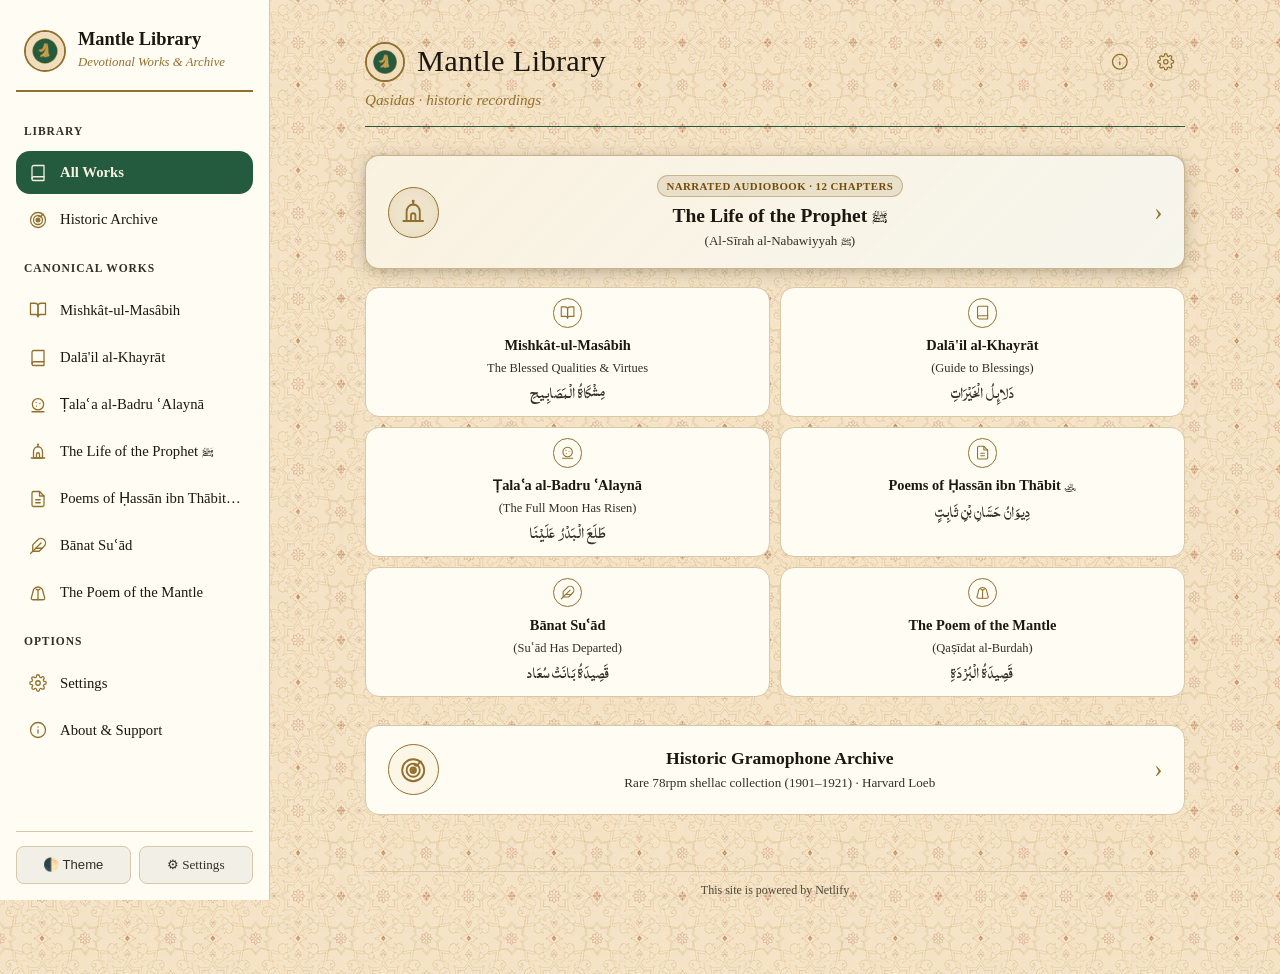
<file: index.html>
<!DOCTYPE html>
<html lang="en">
<head>
  <meta charset="utf-8">
  <meta name="viewport" content="width=device-width, initial-scale=1.0, viewport-fit=cover">
  <title>Mantle Library</title>
  <meta name="description" content="A free, ad-free, offline-first library of classical Islamic devotional qasidas with historic public-domain audio.">
  <meta name="theme-color" content="#101613">
  <link rel="canonical" href="https://mantlelibrary.app/">
  <meta property="og:title" content="Mantle Library">
  <meta property="og:description" content="A free, ad-free, offline-first library of classical Islamic devotional qasidas with historic public-domain audio.">
  <meta property="og:url" content="https://mantlelibrary.app/">
  <meta property="og:type" content="website">
  <meta property="og:image" content="https://mantlelibrary.app/icons/icon-512.png">
  <meta name="twitter:card" content="summary">
  <meta name="twitter:title" content="Mantle Library">
  <meta name="twitter:description" content="A free, ad-free, offline-first library of classical Islamic devotional qasidas with historic public-domain audio.">
  <meta name="twitter:image" content="https://mantlelibrary.app/icons/icon-512.png">
  <link rel="manifest" href="manifest.webmanifest">
  <link rel="icon" href="icons/favicon.ico" sizes="16x16 32x32 48x48">
  <link rel="icon" href="icons/favicon-64.png" type="image/png" sizes="64x64">
  <link rel="apple-touch-icon" href="icons/icon-192.png">
  <link rel="preload" href="fonts/honorifics.ttf" as="font" type="font/truetype" crossorigin>
  <link rel="stylesheet" href="css/styles.css">
</head>
<body>
  <a class="skip-link" href="#main">Skip to content</a>

  <div class="layout-container">
    <aside id="desktop-sidebar" class="desktop-sidebar" aria-label="Desktop navigation"></aside>
    <div class="main-content">
      <main id="main" tabindex="-1">
        <div id="app" class="view" aria-live="polite">
          <noscript>
            <p class="notice">Mantle Library requires JavaScript to render its views.
            All content is bundled locally and works fully offline once loaded.</p>
          </noscript>
          <p class="loading" id="initial-loading">Loading the library&hellip;</p>
        </div>
      </main>

      <footer class="site-footer">
        <a href="https://www.netlify.com" target="_blank" rel="noopener">This site is powered by Netlify</a>
      </footer>
    </div>
  </div>

  <div id="ios-banner" hidden>
    <span>Add to Home Screen for the full app experience &mdash; tap Share, then &lsquo;Add to Home Screen&rsquo;.</span>
    <button id="ios-banner-close" aria-label="Dismiss">&times;</button>
  </div>

  <script src="js/settings.js"></script>
  <script src="js/app.js"></script>
</body>
</html>
</file>
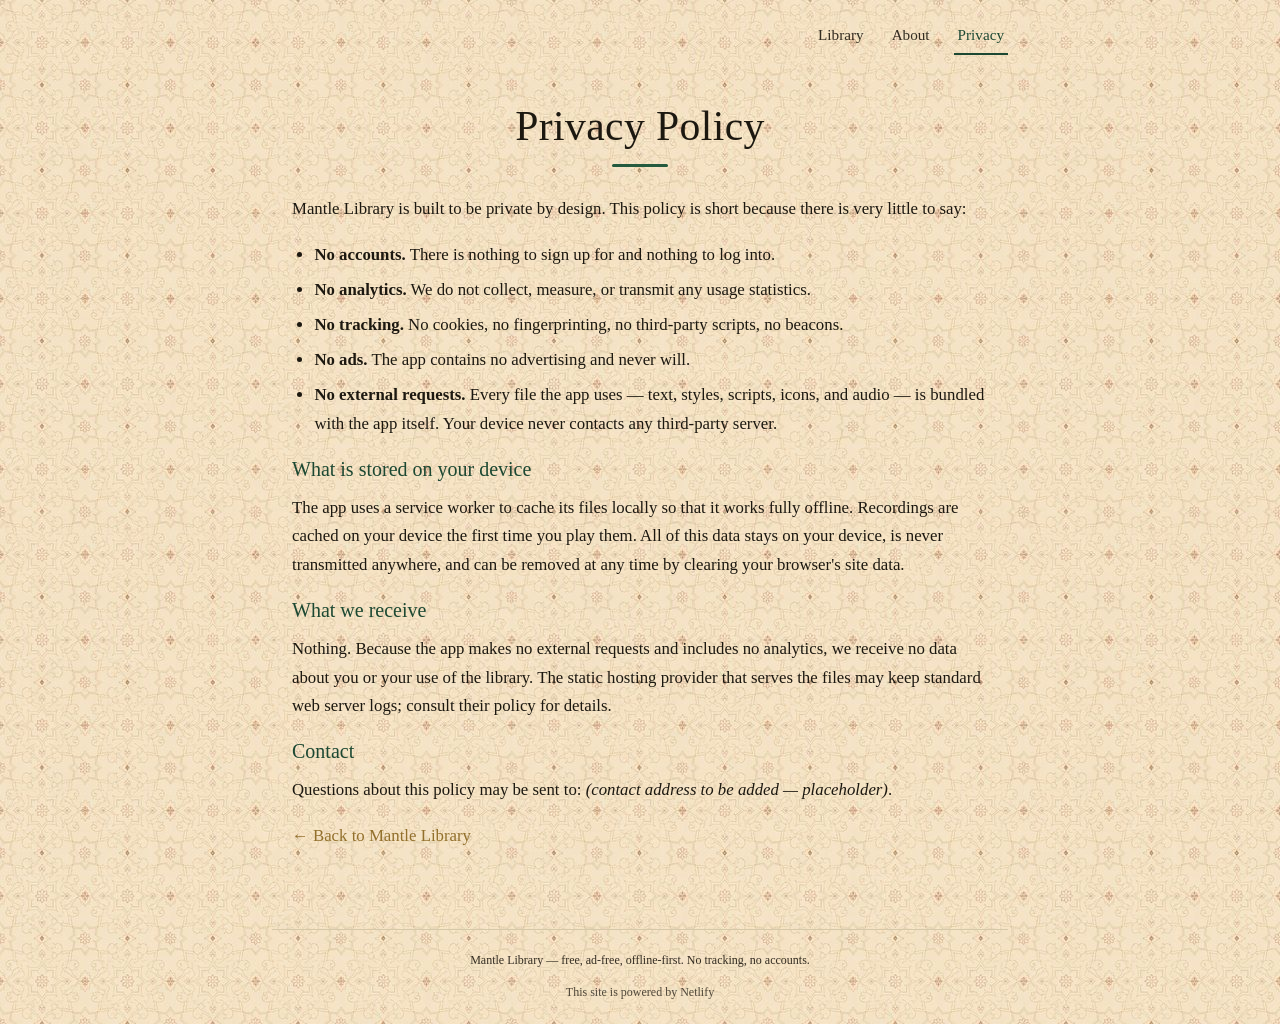
<file: privacy.html>
<!DOCTYPE html>
<html lang="en">
<head>
  <meta charset="utf-8">
  <meta name="viewport" content="width=device-width, initial-scale=1">
  <title>Privacy Policy — Mantle Library</title>
  <meta name="description" content="Privacy policy for Mantle Library: no accounts, no analytics, no tracking, no ads.">
  <meta name="theme-color" content="#101613">
  <link rel="canonical" href="https://mantlelibrary.app/privacy.html">
  <link rel="manifest" href="manifest.webmanifest">
  <link rel="icon" href="icons/favicon.ico" sizes="16x16 32x32 48x48">
  <link rel="icon" href="icons/favicon-64.png" type="image/png" sizes="64x64">
  <link rel="stylesheet" href="css/styles.css">
</head>
<body>
  <a class="skip-link" href="#main">Skip to content</a>

  <header class="site-header">
    <nav class="site-nav" aria-label="Primary">
      <a href="index.html#/" class="nav-link">Library</a>
      <a href="support.html" class="nav-link">About</a>
      <a href="privacy.html" class="nav-link" aria-current="page">Privacy</a>
    </nav>
  </header>

  <main id="main" tabindex="-1">
    <h1 class="page-title">Privacy Policy</h1>

    <div class="prose">
      <p>Mantle Library is built to be private by design. This policy is short because there is very little to say:</p>

      <ul>
        <li><strong>No accounts.</strong> There is nothing to sign up for and nothing to log into.</li>
        <li><strong>No analytics.</strong> We do not collect, measure, or transmit any usage statistics.</li>
        <li><strong>No tracking.</strong> No cookies, no fingerprinting, no third-party scripts, no beacons.</li>
        <li><strong>No ads.</strong> The app contains no advertising and never will.</li>
        <li><strong>No external requests.</strong> Every file the app uses — text, styles, scripts, icons, and audio — is bundled with the app itself. Your device never contacts any third-party server.</li>
      </ul>

      <h2 class="section-heading">What is stored on your device</h2>
      <p>The app uses a service worker to cache its files locally so that it works fully offline. Recordings are cached on your device the first time you play them. All of this data stays on your device, is never transmitted anywhere, and can be removed at any time by clearing your browser's site data.</p>

      <h2 class="section-heading">What we receive</h2>
      <p>Nothing. Because the app makes no external requests and includes no analytics, we receive no data about you or your use of the library. The static hosting provider that serves the files may keep standard web server logs; consult their policy for details.</p>

      <h2 class="section-heading">Contact</h2>
      <p>Questions about this policy may be sent to: <em>(contact address to be added — placeholder)</em>.</p>

      <p><a href="index.html#/">← Back to Mantle Library</a></p>
    </div>
  </main>

  <footer class="site-footer">
    <p>Mantle Library &mdash; free, ad-free, offline-first. No tracking, no accounts.</p>
    <p class="footer-netlify"><a href="https://www.netlify.com" rel="noopener">This site is powered by Netlify</a></p>
  </footer>

  <script src="js/settings.js"></script>
</body>
</html>
</file>
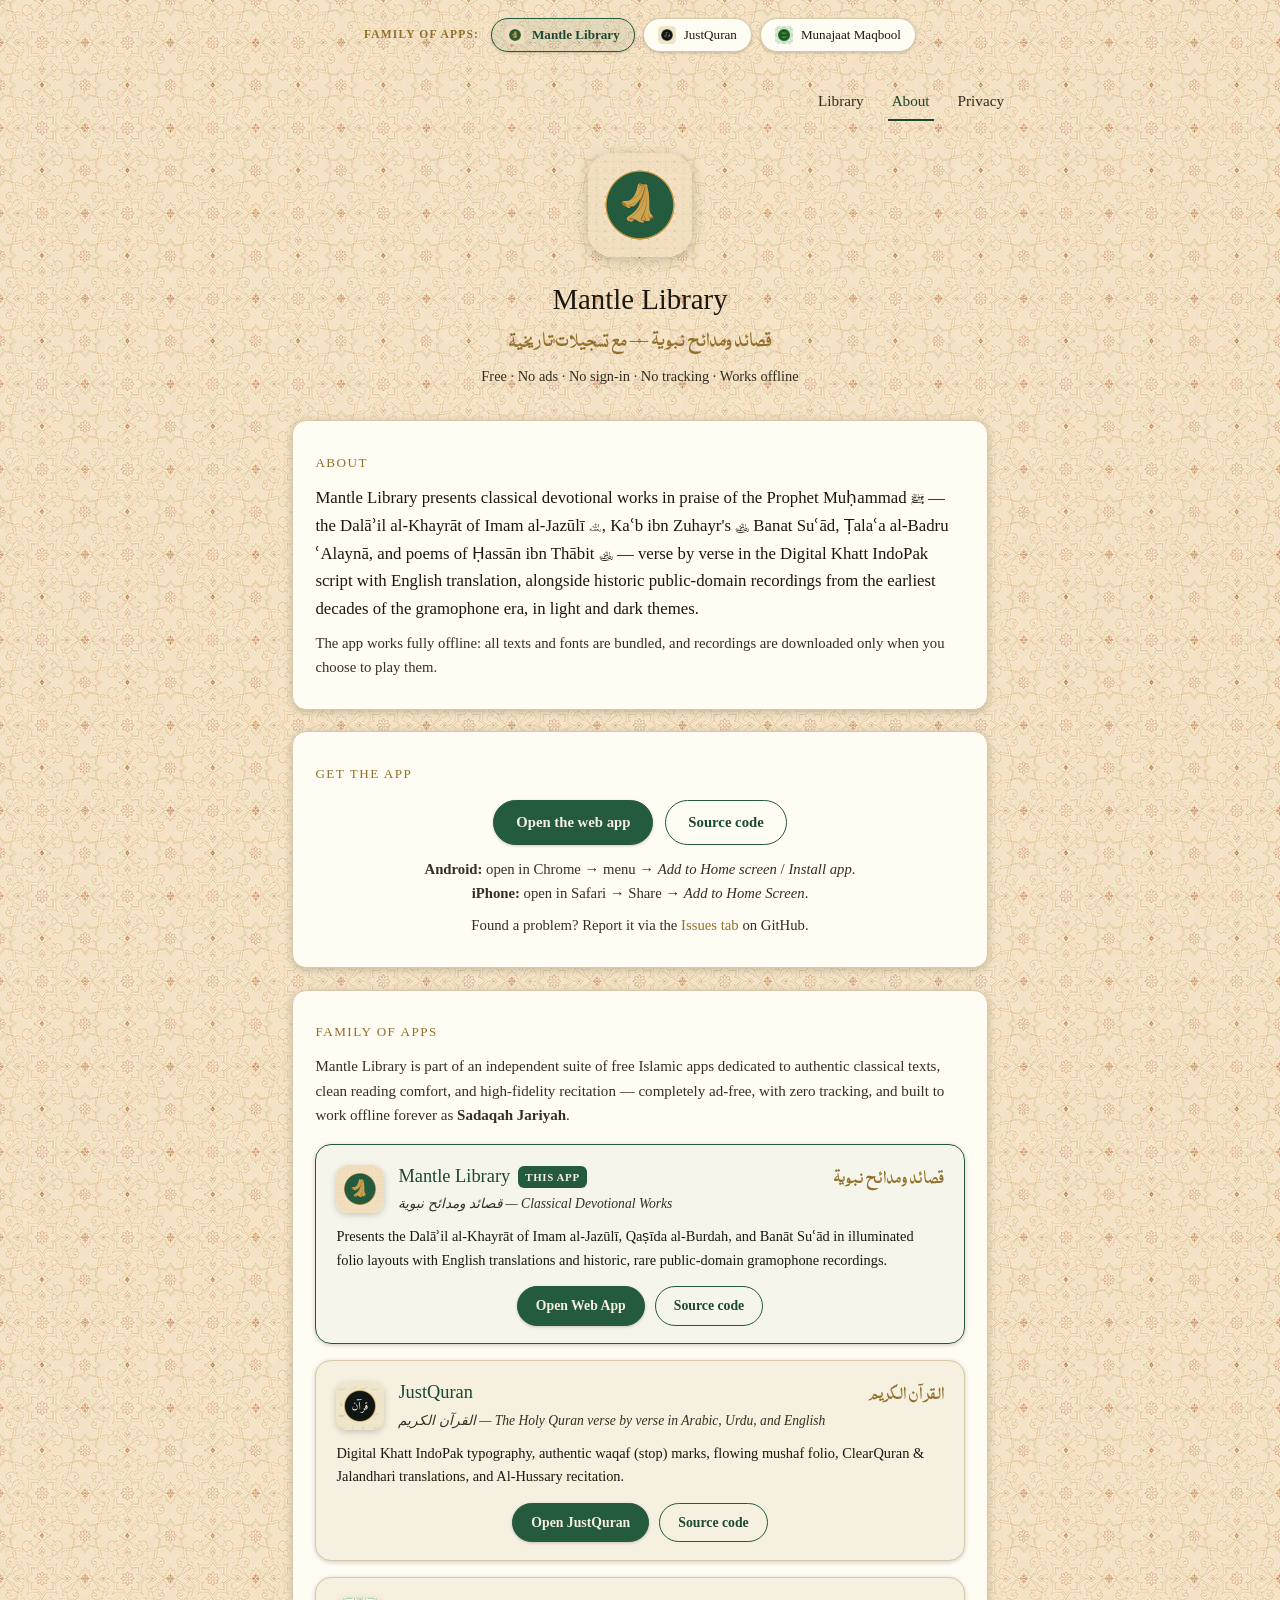
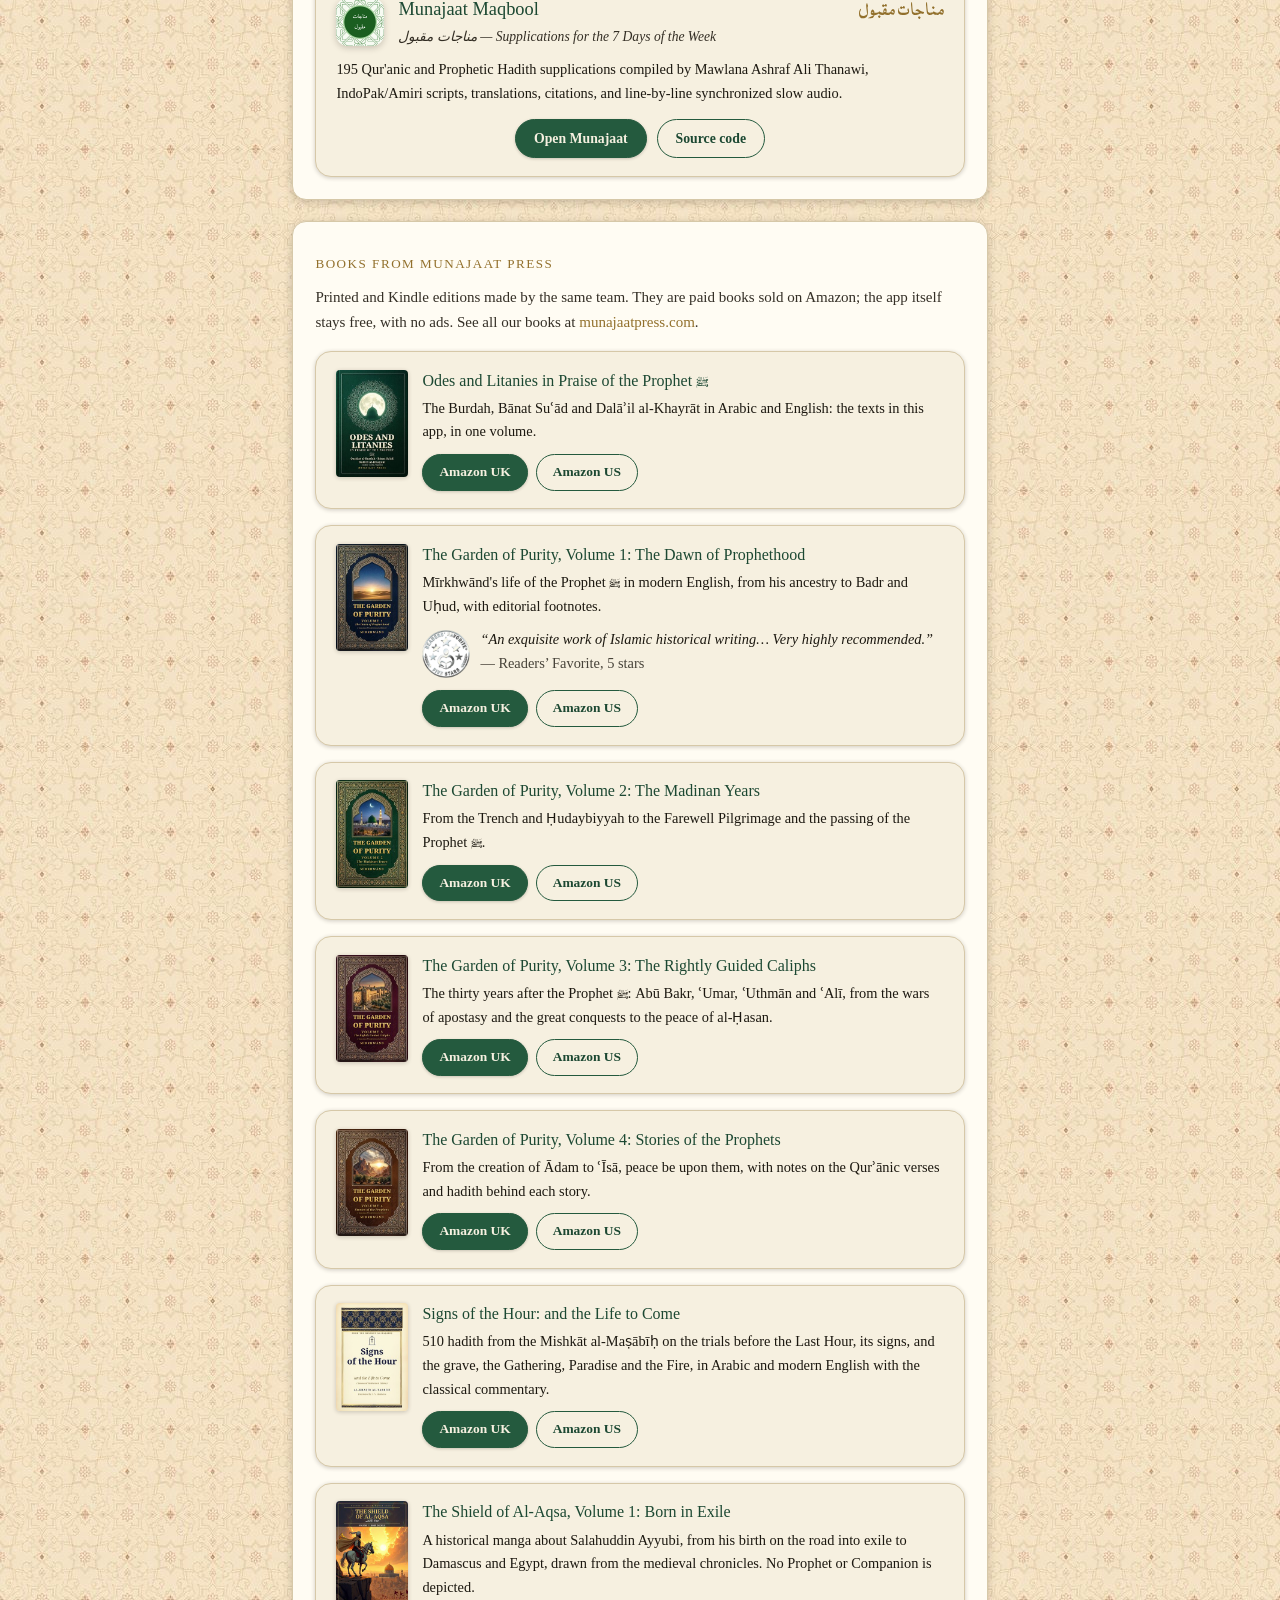
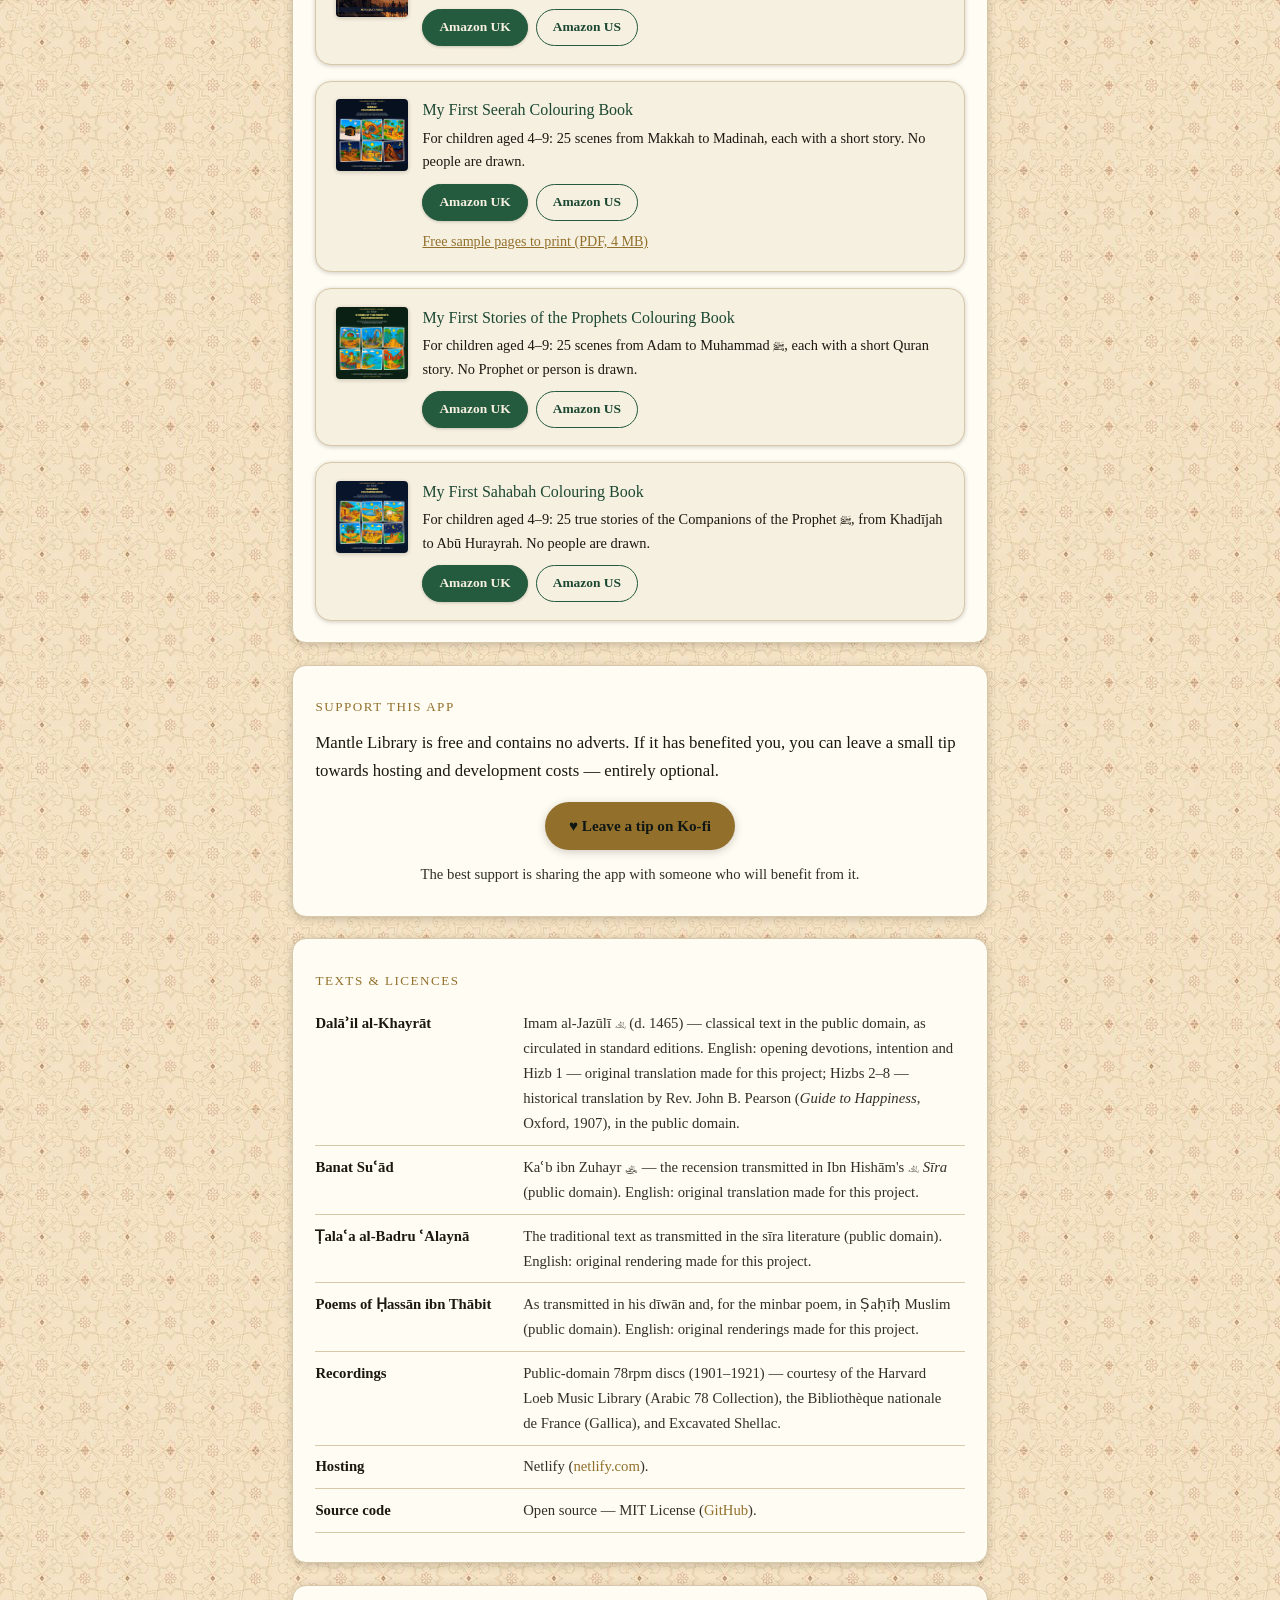
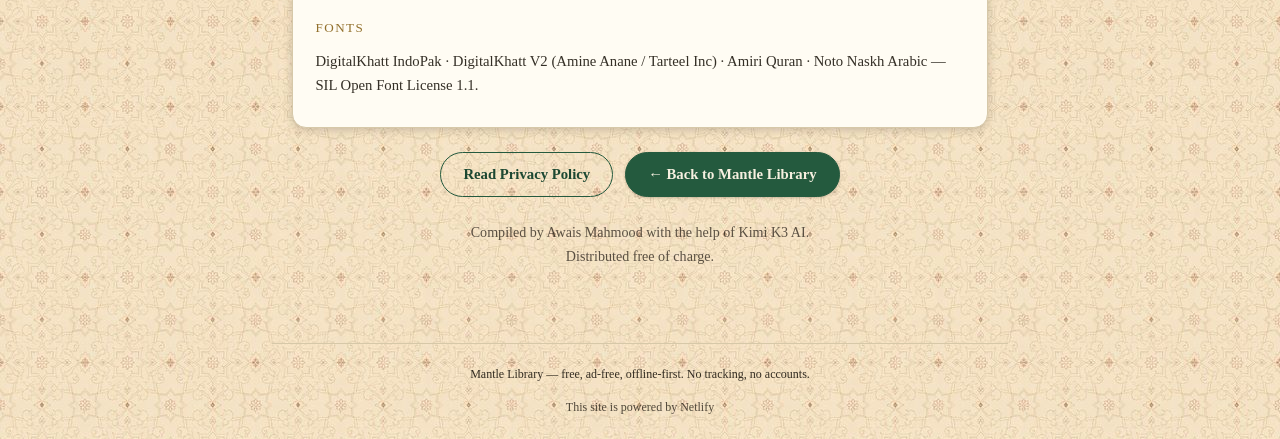
<file: support.html>
<!DOCTYPE html>
<html lang="en">
<head>
  <meta charset="utf-8">
  <meta name="viewport" content="width=device-width, initial-scale=1, viewport-fit=cover">
  <title>About &amp; Support — Mantle Library</title>
  <meta name="description" content="About Mantle Library: free, ad-free, offline-first qasidas with historic recordings — sources, licences, family of apps, and ways to support.">
  <meta name="theme-color" content="#101613">
  <link rel="canonical" href="https://mantlelibrary.app/support.html">
  <link rel="manifest" href="manifest.webmanifest">
  <link rel="icon" href="icons/favicon.ico" sizes="16x16 32x32 48x48">
  <link rel="icon" href="icons/favicon-64.png" type="image/png" sizes="64x64">
  <link rel="apple-touch-icon" href="icons/icon-192.png">
  <link rel="stylesheet" href="css/styles.css">
</head>
<body>
  <a class="skip-link" href="#main">Skip to content</a>

  <!-- Top Ecosystem Switcher Bar -->
  <nav class="family-bar" aria-label="Family of Apps">
    <span class="family-bar-label">Family of Apps:</span>
    <div class="family-pills">
      <a class="family-pill active" href="./index.html#/" title="Mantle Library (Current App)">
        <img src="icons/icon-192.png?v=89" alt="Mantle Library icon" class="family-pill-icon">
        <span>Mantle Library</span>
      </a>
      <a class="family-pill" href="https://justquran.app" target="_blank" rel="noopener noreferrer" title="JustQuran — Holy Quran Reader">
        <img src="icons/justquran-icon.png?v=89" alt="JustQuran icon" class="family-pill-icon">
        <span>JustQuran</span>
      </a>
      <a class="family-pill" href="https://munajaat.app" target="_blank" rel="noopener noreferrer" title="Munajaat Maqbool — Daily Supplications">
        <img src="icons/munajaat-icon.png?v=89" alt="Munajaat Maqbool icon" class="family-pill-icon">
        <span>Munajaat Maqbool</span>
      </a>
    </div>
  </nav>

  <header class="site-header">
    <nav class="site-nav" aria-label="Primary">
      <a href="index.html#/" class="nav-link">Library</a>
      <a href="support.html" class="nav-link" aria-current="page">About</a>
      <a href="privacy.html" class="nav-link">Privacy</a>
    </nav>
  </header>

  <main id="main" tabindex="-1">

    <section class="support-hero">
      <img class="support-hero-icon" src="icons/icon-192.png?v=89" width="104" height="104"
           alt="Mantle Library logo — a golden mantle in an emerald medallion on an illuminated arabesque tile">
      <h1 class="support-hero-title">Mantle Library</h1>
      <p class="support-hero-tag" lang="ar" dir="rtl">قصائد ومدائح نبوية — مع تسجيلات تاريخية</p>
      <p class="support-badges">Free · No ads · No sign-in · No tracking · Works offline</p>
    </section>

    <div class="support-wrap">
      <!-- About Card -->
      <div class="card">
        <h2>About</h2>
        <p>Mantle Library presents classical devotional works in praise of the Prophet Muḥammad ﷺ — the Dalāʾil al-Khayrāt of Imam al-Jazūlī ﵀, Kaʿb ibn Zuhayr's ﵁ Banat Suʿād, Ṭalaʿa al-Badru ʿAlaynā, and poems of Ḥassān ibn Thābit ﵁ — verse by verse in the Digital Khatt IndoPak script with English translation, alongside historic public-domain recordings from the earliest decades of the gramophone era, in light and dark themes.</p>
        <p class="dim">The app works fully offline: all texts and fonts are bundled, and recordings are downloaded only when you choose to play them.</p>
      </div>

      <!-- Get the App Card -->
      <div class="card">
        <h2>Get the app</h2>
        <div class="btn-row">
          <a class="btn" href="./index.html#/">Open the web app</a>
          <a class="btn ghost" href="https://github.com/awaism257/the-mantle-library" target="_blank" rel="noopener noreferrer">Source code</a>
        </div>
        <p class="dim" style="text-align: center; margin-top: 12px;">
          <strong>Android:</strong> open in Chrome → menu → <em>Add to Home screen</em> / <em>Install app</em>.<br>
          <strong>iPhone:</strong> open in Safari → Share → <em>Add to Home Screen</em>.
        </p>
        <p class="dim" style="text-align: center; margin-top: 6px;">
          Found a problem? Report it via the <a href="https://github.com/awaism257/the-mantle-library/issues" rel="noopener" target="_blank">Issues tab</a> on GitHub.
        </p>
      </div>

      <!-- Family of Apps Card -->
      <div class="card">
        <h2>Family of Apps</h2>
        <p class="family-intro">
          Mantle Library is part of an independent suite of free Islamic apps dedicated to authentic classical texts, clean reading comfort, and high-fidelity recitation — completely ad-free, with zero tracking, and built to work offline forever as <strong>Sadaqah Jariyah</strong>.
        </p>

        <!-- Mantle Library Card (THIS APP) -->
        <div class="app-item active-app">
          <div class="app-item-head">
            <img class="app-item-icon" src="icons/icon-192.png?v=89" alt="Mantle Library icon">
            <div class="app-item-info">
              <div class="app-item-title-row">
                <h3 class="app-item-name">Mantle Library</h3>
                <span class="app-badge-current">This App</span>
                <span class="app-item-arabic" lang="ar" dir="rtl">قصائد ومدائح نبوية</span>
              </div>
              <p class="app-item-subtitle">قصائد ومدائح نبوية — Classical Devotional Works</p>
            </div>
          </div>
          <p class="app-item-desc">
            Presents the Dalāʾil al-Khayrāt of Imam al-Jazūlī, Qaṣīda al-Burdah, and Banāt Suʿād in illuminated folio layouts with English translations and historic, rare public-domain gramophone recordings.
          </p>
          <div class="app-item-actions">
            <a class="btn" href="./index.html#/">Open Web App</a>
            <a class="btn ghost" href="https://github.com/awaism257/the-mantle-library" target="_blank" rel="noopener noreferrer">Source code</a>
          </div>
        </div>

        <!-- JustQuran Card -->
        <div class="app-item">
          <div class="app-item-head">
            <img class="app-item-icon" src="icons/justquran-icon.png?v=89" alt="JustQuran icon">
            <div class="app-item-info">
              <div class="app-item-title-row">
                <h3 class="app-item-name">JustQuran</h3>
                <span class="app-item-arabic" lang="ar" dir="rtl">القرآن الكريم</span>
              </div>
              <p class="app-item-subtitle">القرآن الكريم — The Holy Quran verse by verse in Arabic, Urdu, and English</p>
            </div>
          </div>
          <p class="app-item-desc">
            Digital Khatt IndoPak typography, authentic waqaf (stop) marks, flowing mushaf folio, ClearQuran &amp; Jalandhari translations, and Al-Hussary recitation.
          </p>
          <div class="app-item-actions">
            <a class="btn" href="https://justquran.app" target="_blank" rel="noopener noreferrer">Open JustQuran</a>
            <a class="btn ghost" href="https://github.com/awaism257/justquran" target="_blank" rel="noopener noreferrer">Source code</a>
          </div>
        </div>

        <!-- Munajaat Maqbool Card -->
        <div class="app-item">
          <div class="app-item-head">
            <img class="app-item-icon" src="icons/munajaat-icon.png?v=89" alt="Munajaat Maqbool icon">
            <div class="app-item-info">
              <div class="app-item-title-row">
                <h3 class="app-item-name">Munajaat Maqbool</h3>
                <span class="app-item-arabic" lang="ar" dir="rtl">مناجات مقبول</span>
              </div>
              <p class="app-item-subtitle">مناجات مقبول — Supplications for the 7 Days of the Week</p>
            </div>
          </div>
          <p class="app-item-desc">
            195 Qur'anic and Prophetic Hadith supplications compiled by Mawlana Ashraf Ali Thanawi, IndoPak/Amiri scripts, translations, citations, and line-by-line synchronized slow audio.
          </p>
          <div class="app-item-actions">
            <a class="btn" href="https://munajaat.app" target="_blank" rel="noopener noreferrer">Open Munajaat</a>
            <a class="btn ghost" href="https://github.com/awaism257/munajaat-maqbool" target="_blank" rel="noopener noreferrer">Source code</a>
          </div>
        </div>
      </div>

      <!-- Books Card (website only: removed inside the Android app, where
           Google Play could treat it as advertising) -->
      <div class="card" id="books-card">
        <h2>Books from Munajaat Press</h2>
        <p class="family-intro">
          Printed and Kindle editions made by the same team. They are paid books sold on Amazon; the app itself stays free, with no ads. See all our books at <a href="https://munajaatpress.com" target="_blank" rel="noopener">munajaatpress.com</a>.
        </p>

        <div class="app-item book-item">
          <img class="book-item-cover" src="icons/books/book-odes.jpg" width="72" height="107" loading="lazy" alt="Cover of Odes and Litanies">
          <div class="book-item-info">
            <h3 class="app-item-name">Odes and Litanies in Praise of the Prophet ﷺ</h3>
            <p class="app-item-desc">The Burdah, Bānat Suʿād and Dalāʾil al-Khayrāt in Arabic and English: the texts in this app, in one volume.</p>
            <div class="book-item-links">
              <a class="btn" href="https://www.amazon.co.uk/dp/B0HMLDCM2N" target="_blank" rel="noopener noreferrer">Amazon UK</a>
              <a class="btn ghost" href="https://www.amazon.com/dp/B0HMLDCM2N" target="_blank" rel="noopener noreferrer">Amazon US</a>
            </div>
          </div>
        </div>

        <div class="app-item book-item">
          <img class="book-item-cover" src="icons/books/book-garden-vol1.jpg" width="72" height="107" loading="lazy" alt="Cover of The Garden of Purity, Volume 1">
          <div class="book-item-info">
            <h3 class="app-item-name">The Garden of Purity, Volume 1: The Dawn of Prophethood</h3>
            <p class="app-item-desc">Mīrkhwānd's life of the Prophet ﷺ in modern English, from his ancestry to Badr and Uḥud, with editorial footnotes.</p>
            <div class="book-item-review">
              <img src="icons/books/rf-5-star-seal.png" width="48" height="48" loading="lazy" alt="Readers’ Favorite five-star seal">
              <p>“An exquisite work of Islamic historical writing… Very highly recommended.” <span>— Readers’ Favorite, 5 stars</span></p>
            </div>
            <div class="book-item-links">
              <a class="btn" href="https://www.amazon.co.uk/dp/B0HMLBZP9S" target="_blank" rel="noopener noreferrer">Amazon UK</a>
              <a class="btn ghost" href="https://www.amazon.com/dp/B0HMLBZP9S" target="_blank" rel="noopener noreferrer">Amazon US</a>
            </div>
          </div>
        </div>

        <div class="app-item book-item">
          <img class="book-item-cover" src="icons/books/book-garden-vol2.jpg" width="72" height="107" loading="lazy" alt="Cover of The Garden of Purity, Volume 2">
          <div class="book-item-info">
            <h3 class="app-item-name">The Garden of Purity, Volume 2: The Madinan Years</h3>
            <p class="app-item-desc">From the Trench and Ḥudaybiyyah to the Farewell Pilgrimage and the passing of the Prophet ﷺ.</p>
            <div class="book-item-links">
              <a class="btn" href="https://www.amazon.co.uk/dp/B0HMP9ZH3Q" target="_blank" rel="noopener noreferrer">Amazon UK</a>
              <a class="btn ghost" href="https://www.amazon.com/dp/B0HMP9ZH3Q" target="_blank" rel="noopener noreferrer">Amazon US</a>
            </div>
          </div>
        </div>

        <div class="app-item book-item">
          <img class="book-item-cover" src="icons/books/book-garden-vol3.jpg" width="72" height="107" loading="lazy" alt="Cover of The Garden of Purity, Volume 3">
          <div class="book-item-info">
            <h3 class="app-item-name">The Garden of Purity, Volume 3: The Rightly Guided Caliphs</h3>
            <p class="app-item-desc">The thirty years after the Prophet ﷺ: Abū Bakr, ʿUmar, ʿUthmān and ʿAlī, from the wars of apostasy and the great conquests to the peace of al-Ḥasan.</p>
            <div class="book-item-links">
              <a class="btn" href="https://www.amazon.co.uk/dp/B0HQVBS37B" target="_blank" rel="noopener noreferrer">Amazon UK</a>
              <a class="btn ghost" href="https://www.amazon.com/dp/B0HQVBS37B" target="_blank" rel="noopener noreferrer">Amazon US</a>
            </div>
          </div>
        </div>

        <div class="app-item book-item">
          <img class="book-item-cover" src="icons/books/book-garden-vol4.jpg" width="72" height="107" loading="lazy" alt="Cover of The Garden of Purity, Volume 4">
          <div class="book-item-info">
            <h3 class="app-item-name">The Garden of Purity, Volume 4: Stories of the Prophets</h3>
            <p class="app-item-desc">From the creation of Ādam to ʿĪsā, peace be upon them, with notes on the Qurʾānic verses and hadith behind each story.</p>
            <div class="book-item-links">
              <a class="btn" href="https://www.amazon.co.uk/dp/B0HQY3BWZN" target="_blank" rel="noopener noreferrer">Amazon UK</a>
              <a class="btn ghost" href="https://www.amazon.com/dp/B0HQY3BWZN" target="_blank" rel="noopener noreferrer">Amazon US</a>
            </div>
          </div>
        </div>

        <div class="app-item book-item">
          <img class="book-item-cover" src="icons/books/book-signs-of-the-hour.jpg" width="72" height="107" loading="lazy" alt="Cover of Signs of the Hour">
          <div class="book-item-info">
            <h3 class="app-item-name">Signs of the Hour: and the Life to Come</h3>
            <p class="app-item-desc">510 hadith from the Mishkāt al-Maṣābīḥ on the trials before the Last Hour, its signs, and the grave, the Gathering, Paradise and the Fire, in Arabic and modern English with the classical commentary.</p>
            <div class="book-item-links">
              <a class="btn" href="https://www.amazon.co.uk/dp/B0HR9814KS" target="_blank" rel="noopener noreferrer">Amazon UK</a>
              <a class="btn ghost" href="https://www.amazon.com/dp/B0HR9814KS" target="_blank" rel="noopener noreferrer">Amazon US</a>
            </div>
          </div>
        </div>

        <div class="app-item book-item">
          <img class="book-item-cover" src="icons/books/book-shield-vol1.jpg" width="72" height="115" loading="lazy" alt="Cover of The Shield of Al-Aqsa, Volume 1">
          <div class="book-item-info">
            <h3 class="app-item-name">The Shield of Al-Aqsa, Volume 1: Born in Exile</h3>
            <p class="app-item-desc">A historical manga about Salahuddin Ayyubi, from his birth on the road into exile to Damascus and Egypt, drawn from the medieval chronicles. No Prophet or Companion is depicted.</p>
            <div class="book-item-links">
              <a class="btn" href="https://www.amazon.co.uk/dp/B0HNH8ZWJN" target="_blank" rel="noopener noreferrer">Amazon UK</a>
              <a class="btn ghost" href="https://www.amazon.com/dp/B0HNH8ZWJN" target="_blank" rel="noopener noreferrer">Amazon US</a>
            </div>
          </div>
        </div>

        <div class="app-item book-item">
          <img class="book-item-cover" src="icons/books/book-seerah-colouring.jpg" width="72" height="72" loading="lazy" alt="Cover of My First Seerah Colouring Book">
          <div class="book-item-info">
            <h3 class="app-item-name">My First Seerah Colouring Book</h3>
            <p class="app-item-desc">For children aged 4–9: 25 scenes from Makkah to Madinah, each with a short story. No people are drawn.</p>
            <div class="book-item-links">
              <a class="btn" href="https://www.amazon.co.uk/dp/B0HMP8ZHHD" target="_blank" rel="noopener noreferrer">Amazon UK</a>
              <a class="btn ghost" href="https://www.amazon.com/dp/B0HMP8ZHHD" target="_blank" rel="noopener noreferrer">Amazon US</a>
            </div>
            <p class="book-item-sample"><a href="https://munajaatpress.com/downloads/Garden_of_Purity_Free_Colouring_Sample.pdf" target="_blank" rel="noopener">Free sample pages to print (PDF, 4 MB)</a></p>
          </div>
        </div>

        <div class="app-item book-item">
          <img class="book-item-cover" src="icons/books/book-prophets-colouring.jpg" width="72" height="72" loading="lazy" alt="Cover of My First Stories of the Prophets Colouring Book">
          <div class="book-item-info">
            <h3 class="app-item-name">My First Stories of the Prophets Colouring Book</h3>
            <p class="app-item-desc">For children aged 4–9: 25 scenes from Adam to Muhammad ﷺ, each with a short Quran story. No Prophet or person is drawn.</p>
            <div class="book-item-links">
              <a class="btn" href="https://www.amazon.co.uk/dp/B0HNHS7S6W" target="_blank" rel="noopener noreferrer">Amazon UK</a>
              <a class="btn ghost" href="https://www.amazon.com/dp/B0HNHS7S6W" target="_blank" rel="noopener noreferrer">Amazon US</a>
            </div>
          </div>
        </div>

        <div class="app-item book-item">
          <img class="book-item-cover" src="icons/books/book-sahabah-colouring.jpg" width="72" height="72" loading="lazy" alt="Cover of My First Sahabah Colouring Book">
          <div class="book-item-info">
            <h3 class="app-item-name">My First Sahabah Colouring Book</h3>
            <p class="app-item-desc">For children aged 4–9: 25 true stories of the Companions of the Prophet <span class="hon">ﷺ</span>, from Khadījah to Abū Hurayrah. No people are drawn.</p>
            <div class="book-item-links">
              <a class="btn" href="https://www.amazon.co.uk/dp/B0HRX5NDPD" target="_blank" rel="noopener noreferrer">Amazon UK</a>
              <a class="btn ghost" href="https://www.amazon.com/dp/B0HRX5NDPD" target="_blank" rel="noopener noreferrer">Amazon US</a>
            </div>
          </div>
        </div>
      </div>

      <script>
        if (window.AndroidBridge) document.getElementById('books-card').remove();
      </script>

      <!-- Support This App Card -->
      <div class="card">
        <h2>Support this app</h2>
        <p>Mantle Library is free and contains no adverts. If it has benefited you, you can leave a small tip towards hosting and development costs — entirely optional.</p>
        <div class="btn-row">
          <a class="kofi-btn" href="https://ko-fi.com/awaismahmood257" target="_blank" rel="noopener noreferrer">♥ Leave a tip on Ko-fi</a>
        </div>
        <p class="dim" style="text-align: center; margin-top: 8px;">The best support is sharing the app with someone who will benefit from it.</p>
      </div>

      <!-- Texts & Licences Card -->
      <div class="card">
        <h2>Texts &amp; licences</h2>
        <table class="licence-table">
          <tbody>
            <tr>
              <th scope="row">Dalāʾil al-Khayrāt</th>
              <td>Imam al-Jazūlī ﵀ (d. 1465) — classical text in the public domain, as circulated in standard editions. English: opening devotions, intention and Hizb 1 — original translation made for this project; Hizbs 2–8 — historical translation by Rev. John B. Pearson (<em>Guide to Happiness</em>, Oxford, 1907), in the public domain.</td>
            </tr>
            <tr>
              <th scope="row">Banat Suʿād</th>
              <td>Kaʿb ibn Zuhayr ﵁ — the recension transmitted in Ibn Hishām's ﵀ <em>Sīra</em> (public domain). English: original translation made for this project.</td>
            </tr>
            <tr>
              <th scope="row">Ṭalaʿa al-Badru ʿAlaynā</th>
              <td>The traditional text as transmitted in the sīra literature (public domain). English: original rendering made for this project.</td>
            </tr>
            <tr>
              <th scope="row">Poems of Ḥassān ibn Thābit</th>
              <td>As transmitted in his dīwān and, for the minbar poem, in Ṣaḥīḥ Muslim (public domain). English: original renderings made for this project.</td>
            </tr>
            <tr>
              <th scope="row">Recordings</th>
              <td>Public-domain 78rpm discs (1901–1921) — courtesy of the Harvard Loeb Music Library (Arabic 78 Collection), the Bibliothèque nationale de France (Gallica), and Excavated Shellac.</td>
            </tr>
            <tr>
              <th scope="row">Hosting</th>
              <td>Netlify (<a href="https://www.netlify.com" target="_blank" rel="noopener">netlify.com</a>).</td>
            </tr>
            <tr>
              <th scope="row">Source code</th>
              <td>Open source — MIT License (<a href="https://github.com/awaism257/the-mantle-library" target="_blank" rel="noopener">GitHub</a>).</td>
            </tr>
          </tbody>
        </table>
      </div>

      <!-- Fonts Card -->
      <div class="card">
        <h2>Fonts</h2>
        <p class="dim">DigitalKhatt IndoPak · DigitalKhatt V2 (Amine Anane / Tarteel Inc) · Amiri Quran · Noto Naskh Arabic — SIL Open Font License 1.1.</p>
      </div>

      <div class="btn-row" style="margin-top: 1.5rem;">
        <a class="btn ghost" href="privacy.html">Read Privacy Policy</a>
        <a class="btn" href="index.html#/">← Back to Mantle Library</a>
      </div>

      <p class="support-footer-credit">Compiled by Awais Mahmood with the help of Kimi K3 AI.<br>
      Distributed free of charge.</p>
    </div>
  </main>

  <footer class="site-footer">
    <p>Mantle Library &mdash; free, ad-free, offline-first. No tracking, no accounts.</p>
    <p class="footer-netlify"><a href="https://www.netlify.com" target="_blank" rel="noopener">This site is powered by Netlify</a></p>
  </footer>

  <script src="js/settings.js"></script>
</body>
</html>
</file>
<file: css/styles.css>
/* ==========================================================================
   Mantle Library — stylesheet (v2 design system)

   Family base tokens (shared with sibling apps) + Mantle identity:
   logo GREEN + antique GOLD on dark (default); illuminated manuscript
   GREEN + GOLD on paper for the light theme.

   Every colour flows through the CSS variables below — no hard-coded
   hex/rgb values appear anywhere else in this file.

   Dark theme lives on :root (default); light theme under html.light.
   ========================================================================== */

/* ---------- Font-face slots ----------------------------------------------
   Both DigitalKhatt faces ARE bundled (SIL OFL 1.1 — see fonts/README.txt):
   'DigitalKhatt IndoPak' (13-line IndoPak mushaf style) is the primary
   Arabic face; 'DigitalKhatt V2' (New Madina) is the bundled fallback.
   Amiri Quran / Noto Naskh remain optional drop-in fallbacks; until added,
   local() and the system serif keep those slots readable. Family names
   are stable.
   ------------------------------------------------------------------------- */

@font-face {
  font-family: 'DigitalKhatt IndoPak';
  src: local('DigitalKhatt IndoPak'),
       local('DigitalKhatt-IndoPak'),
       url('../fonts/DigitalKhattIndoPak.otf') format('opentype');
  font-display: swap;
}

@font-face {
  font-family: 'DigitalKhatt V2';
  src: local('DigitalKhatt New Madina'),
       local('DigitalKhattV2'),
       url('../fonts/DigitalKhattV2.ttf') format('truetype');
  font-display: swap;
}

@font-face {
  font-family: 'Amiri Quran';
  src: local('Amiri Quran'),
       local('AmiriQuran');
  font-display: swap;
}

@font-face {
  font-family: 'Noto Naskh';
  src: local('Noto Naskh Arabic'),
       local('Noto Naskh'),
       local('NotoNaskh');
  font-display: swap;
}

/* Honorific ligatures (ﷺ ﷻ ﷽ ﷲ ﵀ ﵁ ﵂ ﵃ ﵇ …) for Latin and Arabic text.
   Subsetting of Noto Naskh (SIL OFL 1.1) containing Unicode 14.0 presentation forms. */
@font-face {
  font-family: 'Honorifics';
  src: url('../fonts/honorifics.ttf') format('truetype');
  unicode-range: U+0611-0613, U+FD40-FD48, U+FDF2-FDFB, U+FDFD;
  font-weight: 100 900;
  font-style: normal italic;
  size-adjust: 65%;
  font-display: swap;
}

/* ---------- Design tokens: dark theme (default) ---------- */

:root {
  /* Family base (dark) — Family Green (matches the app icon's deep green) */
  --bg: rgb(16, 22, 19);
  --cream: rgb(240, 235, 220);
  --fg: var(--cream);
  --card: rgb(30, 41, 34);
  --border: rgb(54, 68, 58);            /* muted, derived from --card */
  --border-hover: rgb(100, 118, 100);   /* warmed card derivative */
  --dim: rgba(240, 235, 220, 0.72);
  --faint: rgba(240, 235, 220, 0.48);

  /* Mantle identity: logo green + antique gold */
  --gold: rgb(214, 174, 94);            /* primary accent / underlines / links */
  --accent: rgb(36, 90, 62);            /* logo green: badges / buttons / active */
  --accent-strong: rgb(46, 112, 78);    /* hover & emphasis green */
  --accent-text: rgb(167, 201, 137);    /* family light green for text on dark */

  /* Utility shades */
  --selection: rgba(214, 174, 94, 0.35);
  --shadow: rgba(0, 0, 0, 0.4);
  --overlay: rgba(9, 13, 10, 0.82);
  --badge-fg: rgb(240, 235, 220);

  /* Per-channel text colours */
  --vc-ar: var(--cream);                /* Arabic: cream */
  --vc-en: rgb(214, 208, 192);          /* English: slightly softer */

  /* Per-script font scaling (70–160%, set from the Display panel) */
  --fs-ar: 1;
  --fs-en: 1;

  /* Typography */
  --serif-display: 'Honorifics', Georgia, 'Times New Roman', serif;
  --serif-body: 'Honorifics', Georgia, 'Times New Roman', 'Nimbus Roman', serif;
  --arabic-stack: 'Honorifics', 'DigitalKhatt IndoPak', 'DigitalKhatt V2', 'Amiri Quran', 'Noto Naskh', serif;

  --radius: 14px;
  --max-width: 46rem;
}

/* ---------- Design tokens: light theme ---------- */

html.light {
  /* Family base (light) — Illuminated manuscript */
  --paper: rgb(246, 240, 224);
  --ink: rgb(28, 24, 16);
  --bg: var(--paper);
  --fg: var(--ink);
  --card: rgb(255, 252, 243);           /* lifted parchment card */
  --border: rgb(214, 200, 168);         /* muted, derived from --paper */
  --border-hover: rgb(176, 158, 118);
  --dim: rgba(30, 24, 16, 0.90);
  --faint: rgba(30, 24, 16, 0.72);

  /* Mantle identity: deep green + antique gold on paper */
  --gold: rgb(146, 112, 44);
  --accent: rgb(36, 90, 62);
  --accent-strong: rgb(24, 64, 44);
  --accent-text: rgb(28, 72, 50);

  /* Utility shades */
  --selection: rgba(146, 112, 44, 0.3);
  --shadow: rgba(40, 34, 24, 0.22);
  --overlay: rgba(40, 34, 24, 0.82);
  --badge-fg: rgb(246, 240, 224);

  /* Per-channel text colours: deep bistre Arabic & rich charcoal book-ink English */
  --vc-ar: rgb(20, 16, 10);
  --vc-en: rgb(36, 30, 22);
}

/* ---------- Reset & base ---------- */

*, *::before, *::after { box-sizing: border-box; }

html {
  -webkit-text-size-adjust: 100%;
  -webkit-tap-highlight-color: transparent;
  /* Keep the footer/audio clear of content when jumping to anchors. */
  scroll-padding-bottom: calc(185px + env(safe-area-inset-bottom));
}

body {
  margin: 0;
  background-color: var(--bg);
  background-image: url('../icons/bg-tile-dark.jpg');
  background-repeat: repeat;
  color: var(--fg);
  font-family: var(--serif-body);
  font-size: 1.05rem;
  line-height: 1.7;
  min-height: 100vh;
  display: flex;
  flex-direction: column;
  transition: background-color 200ms ease, color 200ms ease;
}

/* Light theme swaps in the light arabesque tile over the paper base. */
html.light body {
  background-color: var(--paper);
  background-image: url('../icons/bg-tile-light.jpg');
}

img, audio { max-width: 100%; }

a { color: var(--gold); text-decoration: none; }
a:hover { text-decoration: underline; }

:focus-visible {
  outline: 2px solid var(--accent-strong);
  outline-offset: 3px;
  border-radius: 4px;
}

/* Containers receiving programmatic focus on navigation do not show visual outlines */
[tabindex="-1"]:focus,
[tabindex="-1"]:focus-visible,
main:focus,
main:focus-visible {
  outline: none;
}

::selection { background: var(--selection); }

/* ---------- Accessibility helpers ---------- */

.skip-link {
  position: absolute;
  left: -9999px;
  top: 0;
  background: var(--accent);
  color: var(--badge-fg);
  padding: 0.6rem 1rem;
  border-radius: 0 0 var(--radius) 0;
  font-weight: bold;
  z-index: 100;
}
.skip-link:focus {
  left: 0;
  text-decoration: none;
}

.visually-hidden {
  position: absolute;
  width: 1px; height: 1px;
  padding: 0; margin: -1px;
  overflow: hidden;
  clip: rect(0 0 0 0);
  white-space: nowrap;
  border: 0;
}

/* ---------- Header ----------
   In-column page header (the pattern used by the sibling apps, Munajaat
   Maqbool and JustQuran): no full-width app bar — the header lives inside
   the centred content column, so the site already presents like the
   planned mobile app. Round logo + large serif title with circular icon
   buttons at the right of the row, a small italic gold subtitle, and a
   thin accent rule beneath. Rendered by app.js (.view-header).
   privacy.html / support.html still use the legacy .site-nav (rules kept
   below). */

.view-header {
  margin: 0 0 1.75rem;
  padding-top: calc(18px + env(safe-area-inset-top, 0px));
}

.view-header::after {
  content: "";
  display: block;
  height: 1px;
  margin-top: 0.85rem;
  background: var(--accent);
}

.view-header-row {
  display: flex;
  align-items: center;
  gap: 0.75rem;
  min-width: 0;
}

.view-header-logo {
  width: 2.5rem;
  height: 2.5rem;
  border-radius: 50%;
  flex-shrink: 0;
  border: 2px solid var(--gold);   /* echoes the gold mantle in the app icon */
}

.view-header-title {
  font-size: clamp(1.2rem, 5vw, 1.9rem);
  margin: 0;
  letter-spacing: 0.01em;
  white-space: nowrap;
  overflow: hidden;
  text-overflow: ellipsis;
  min-width: 0;
  flex: 1;
}

.view-header-actions {
  margin-left: auto;
  display: flex;
  align-items: center;
  gap: 0.5rem;
  flex-shrink: 0;
}

.view-header-sub {
  font-style: italic;
  color: var(--gold);
  font-size: 0.95rem;
  margin: 0.3rem 0 0;
}

/* Circular outline icon buttons (header actions / verse copy). */
.icon-btn {
  display: inline-flex;
  align-items: center;
  justify-content: center;
  width: 2.4rem;
  height: 2.4rem;
  padding: 0;
  background: transparent;
  border: 1px solid var(--border);
  border-radius: 50%;
  color: var(--gold);
  cursor: pointer;
  transition: color 160ms ease, border-color 160ms ease;
}
.icon-btn:hover,
.icon-btn[aria-expanded="true"] {
  color: var(--gold);
  border-color: var(--gold);
}
.icon-btn svg { width: 1.1rem; height: 1.1rem; display: block; }

/* privacy.html / support.html legacy nav (static pages without the view header) */
.site-header:has(> .site-nav) {
  position: relative;
  border-bottom: none;
  padding: 1rem 1.25rem 0;
}

.site-nav {
  max-width: var(--max-width);
  margin: 0 auto;
  display: flex;
  gap: 1.25rem;
  justify-content: flex-end;
  align-items: center;
  font-size: 0.95rem;
}

.nav-link {
  color: var(--dim);
  padding: 0.35rem 0.25rem;
  border-bottom: 2px solid transparent;
}
.nav-link:hover { color: var(--fg); text-decoration: none; border-bottom-color: var(--border-hover); }
.nav-link[aria-current="page"] { color: var(--accent-text); border-bottom-color: var(--accent-text); }

/* ---------- Settings page ---------- */

.settings-card {
  background: var(--card);
  border: 1px solid var(--border);
  border-radius: var(--radius);
  padding: 1.1rem 1.25rem;
  margin-bottom: 1.25rem;
}

.settings-heading {
  font-size: 1.1rem;
  color: var(--accent-text);
  margin: 0 0 0.75rem;
}

.settings-desc {
  font-size: 0.85rem;
  color: var(--dim);
  margin: 0 0 1rem;
  line-height: 1.45;
}

.layer-group {
  margin-bottom: 1.1rem;
}
.layer-group:last-child {
  margin-bottom: 0.2rem;
}

.layer-title-row {
  display: flex;
  justify-content: space-between;
  align-items: baseline;
  margin-bottom: 0.45rem;
  gap: 0.5rem;
}

.layer-title {
  font-size: 0.92rem;
  color: var(--fg);
  font-weight: 500;
}

.layer-subtitle {
  font-size: 0.78rem;
  color: var(--dim);
}

.layer-choices {
  display: flex;
  gap: 0.5rem;
}

.layer-choice {
  flex: 1;
  padding: 0.55rem 0.5rem;
  font: inherit;
  font-size: 0.84rem;
  color: var(--dim);
  background: transparent;
  border: 1px solid var(--border);
  border-radius: var(--radius);
  cursor: pointer;
  text-align: center;
  transition: color 160ms ease, border-color 160ms ease, background 160ms ease;
}
.layer-choice:hover { border-color: var(--border-hover); }
.layer-choice[aria-pressed="true"] {
  color: var(--badge-fg);
  background: var(--accent);
  border-color: var(--accent);
  font-weight: 600;
}

.theme-choices {
  display: flex;
  gap: 0.6rem;
}

.theme-choice {
  flex: 1;
  padding: 0.55rem 0.9rem;
  font: inherit;
  color: var(--dim);
  background: transparent;
  border: 1px solid var(--border);
  border-radius: var(--radius);
  cursor: pointer;
  transition: color 160ms ease, border-color 160ms ease, background 160ms ease;
}
.theme-choice:hover { border-color: var(--border-hover); }
.theme-choice[aria-pressed="true"] {
  color: var(--badge-fg);
  background: var(--accent);
  border-color: var(--accent);
}

.settings-note {
  color: var(--faint);
  font-size: 0.85rem;
  text-align: center;
}

.fs-row {
  display: grid;
  grid-template-columns: 4rem 1fr 2.9rem;
  align-items: center;
  gap: 0.6rem;
  margin: 0.45rem 0;
  font-size: 0.9rem;
  color: var(--dim);
}
.fs-row input[type="range"] {
  width: 100%;
  margin: 0;
  accent-color: var(--accent-strong);
}
.fs-value {
  text-align: right;
  font-variant-numeric: tabular-nums;
  color: var(--faint);
}

/* ---------- Responsive Desktop Sidebar & Dual-Pane Layout ---------- */
.desktop-sidebar { display: none; }
.layout-container { width: 100%; min-height: 100vh; }
.main-content {
  width: 100%;
  display: flex;
  flex-direction: column;
  min-height: 100vh;
}

/* ---------- Layout ---------- */

main {
  flex: 1;
  width: 100%;
  max-width: var(--max-width);
  margin: 0 auto;
  padding: 1.5rem 1.25rem 3rem;
  box-sizing: border-box;
}

.view { min-height: 40vh; }

/* ---------- Headings with gold underline accent ---------- */

h1, h2, h3 {
  font-family: var(--serif-display);
  font-weight: normal;
  line-height: 1.3;
}

.app-title, .page-title {
  text-align: center;
  font-size: clamp(1.9rem, 6vw, 2.6rem);
  margin: 1.25rem 0 1.75rem;
  letter-spacing: 0.01em;
}

.app-title::after, .page-title::after {
  content: "";
  display: block;
  width: 3.5rem;
  height: 3px;
  margin: 0.7rem auto 0;
  background: var(--accent);
  border-radius: 2px;
}

.section-heading {
  font-size: 1.25rem;
  color: var(--accent-text);
  margin: 0 0 0.75rem;
}

/* ---------- Menu rows (app-style home) ----------
   Two-column tiles: circular gold-ringed icon on top, bold title with
   its bracketed gloss and Arabic subtitle centred beneath.
   Using minmax(0, 1fr) ensures columns never exceed screen width on
   narrow high-DPI viewports like RedMagic 10 Pro. */

.menu-rows {
  list-style: none;
  margin: 0 0 1.75rem;
  padding: 0;
  display: grid;
  grid-template-columns: repeat(2, minmax(0, 1fr));
  gap: 0.6rem;
  width: 100%;
  box-sizing: border-box;
}

.menu-row {
  min-width: 0;
  max-width: 100%;
}

.menu-row-link {
  display: flex;
  flex-direction: column;
  align-items: center;
  gap: 0.35rem;
  padding: 0.65rem 0.55rem;
  min-height: 76px;
  height: 100%;
  box-sizing: border-box;
  background: var(--card);
  border: 1px solid var(--border);
  border-radius: var(--radius);
  color: inherit;
  transition: border-color 160ms ease, box-shadow 160ms ease;
  min-width: 0;
  max-width: 100%;
}
.menu-row-link:hover {
  text-decoration: none;
  border-color: var(--gold);
  box-shadow: 0 2px 10px var(--shadow);
}
.menu-row-link:focus-visible {
  outline: 2px solid var(--gold);
  outline-offset: 2px;
  text-decoration: none;
}

.menu-row-icon {
  display: inline-flex;
  align-items: center;
  justify-content: center;
  width: 1.85rem;
  height: 1.85rem;
  flex-shrink: 0;
  border: 1px solid var(--gold);
  border-radius: 50%;
  color: var(--gold);
}
.menu-row-icon svg { width: 0.95rem; height: 0.95rem; display: block; }

.menu-row-text {
  display: flex;
  flex-direction: column;
  min-width: 0;
  max-width: 100%;
  width: 100%;
  flex: 1;
  align-items: center;
  text-align: center;
  overflow: visible;
}

.menu-row-title {
  font-family: var(--serif-display);
  font-size: 0.9rem;
  font-weight: bold;
  color: var(--fg);
  overflow-wrap: break-word;
  word-break: break-word;
  text-align: center;
  max-width: 100%;
}

/* Bracketed English gloss always on its own line under a page/section title. */
.page-title-gloss {
  display: block;
  font-size: 0.52em;
  font-weight: normal;
  color: var(--dim);
  margin-top: 0.4rem;
  letter-spacing: 0.01em;
}

.block-gloss { display: block; }
/* Modern simplification beneath the historical (Victorian) translation. */
.translation-modern {
  margin-top: 0.6rem;
  padding-top: 0.55rem;
  border-top: 1px solid var(--border);
  font-size: 0.88em;
  color: var(--dim);
}

.translation-modern-label {
  display: block;
  font-size: 0.68rem;
  font-family: var(--sans, inherit);
  letter-spacing: 0.14em;
  text-transform: uppercase;
  color: var(--gold);
  margin-bottom: 0.25rem;
}

/* Explains the modern layer's status on pages that contain it. */
.modern-layer-note {
  display: inline-block;
  max-width: min(34rem, 90vw);
  text-align: left;
  font-size: 0.78rem;
  color: var(--dim);
  border-left: 2px solid var(--gold);
  padding: 0.1rem 0 0.1rem 0.65rem;
  margin: 0.85rem auto 0;
  line-height: 1.5;
}

/* English gloss (the bracketed translation) on its own line under the title. */
.menu-row-gloss {
  font-family: var(--serif-display);
  font-size: 0.78rem;
  color: var(--dim);
  overflow-wrap: break-word;
  word-break: break-word;
  text-align: center;
  max-width: 100%;
}

.menu-row-sub {
  font-size: 0.82rem;
  color: var(--dim);
  white-space: nowrap;
  overflow: hidden;
  text-overflow: ellipsis;
  max-width: 100%;
  width: 100%;
  display: block;
  text-align: center;
}

.menu-row-chevron {
  display: none;
}

/* Arabic subtitle inside a work row gets the Arabic typeface.
   Single-line, elegant clamp that prevents tile overflow and preserves full diacritics. */
.menu-row-sub[lang="ar"] {
  font-family: var(--arabic-stack);
  font-size: clamp(0.88rem, 1.5vh, 1.1rem);
  line-height: 1.55;
  width: 100%;
  max-width: 100%;
  white-space: nowrap;
  overflow: visible;
  text-overflow: unset;
  display: inline-block;
  text-align: center;
  margin-top: 0.1rem;
  padding: 0.1rem 0.25rem;
}

/* ---------- Landscape Card: Historic Gramophone Archive (Home Screen) ---------- */

.archive-card {
  margin: 0 0 2rem;
  width: 100%;
  max-width: 100%;
  box-sizing: border-box;
}

.archive-card-link {
  display: flex;
  flex-direction: row;
  align-items: center;
  gap: 1.15rem;
  padding: 1.15rem 1.35rem;
  background: var(--card);
  border: 1px solid var(--border);
  border-radius: var(--radius);
  color: inherit;
  text-decoration: none;
  transition: border-color 160ms ease, box-shadow 160ms ease, background 160ms ease;
  width: 100%;
  max-width: 100%;
  min-width: 0;
  box-sizing: border-box;
}

.archive-card-link:hover {
  text-decoration: none;
  border-color: var(--gold);
  box-shadow: 0 4px 20px var(--shadow), 0 0 12px rgba(214, 174, 94, 0.15);
  background: rgba(214, 174, 94, 0.04);
}

.archive-card-link:focus-visible {
  outline: 2px solid var(--gold);
  outline-offset: 2px;
}

.archive-card-icon {
  display: inline-flex;
  align-items: center;
  justify-content: center;
  width: 3.2rem;
  height: 3.2rem;
  flex-shrink: 0;
  border: 1.5px solid var(--gold);
  border-radius: 50%;
  color: var(--gold);
  background: rgba(214, 174, 94, 0.08);
}

.archive-card-icon svg {
  width: 1.65rem;
  height: 1.65rem;
  display: block;
}

.archive-card-text {
  display: flex;
  flex-direction: column;
  align-items: center;
  text-align: center;
  gap: 0.25rem;
  min-width: 0;
  max-width: 100%;
  flex: 1;
  overflow: hidden;
}

.archive-card-title {
  font-family: var(--serif-display);
  font-size: 1.1rem;
  font-weight: bold;
  color: var(--fg);
  line-height: 1.25;
  text-align: center;
  overflow-wrap: break-word;
  word-break: break-word;
}

.archive-card-gloss {
  font-size: 0.82rem;
  color: var(--dim);
  line-height: 1.35;
  text-align: center;
  overflow-wrap: break-word;
  word-break: break-word;
}

.archive-card-sub[lang="ar"] {
  display: none;
}

.archive-card-chevron {
  display: inline-flex;
  align-items: center;
  justify-content: flex-end;
  width: 2.6rem;
  font-size: 1.55rem;
  line-height: 1;
  color: var(--gold);
  flex-shrink: 0;
  padding-left: 0.25rem;
  transition: transform 160ms ease;
}

.archive-card-link:hover .archive-card-chevron {
  transform: translateX(4px);
}

@media (max-width: 30rem) {
  .archive-card-link {
    gap: 0.85rem;
    padding: 1rem 1rem;
  }
  .archive-card-icon {
    width: 2.7rem;
    height: 2.7rem;
  }
  .archive-card-icon svg {
    width: 1.4rem;
    height: 1.4rem;
  }
  .archive-card-title {
    font-size: 1rem;
  }
}

/* ---------- Dedicated Archive Page Styling ---------- */

.archive-page-header {
  margin-bottom: 1.75rem;
  text-align: center;
}

.archive-page-intro {
  color: var(--dim);
  max-width: 38rem;
  margin: 0.85rem auto 0;
  line-height: 1.65;
  font-size: 0.95rem;
}

.archive-filter-bar {
  display: flex;
  flex-wrap: wrap;
  gap: 0.55rem;
  justify-content: center;
  margin: 1.5rem 0 2rem;
}

.archive-filter-btn {
  padding: 0.45rem 1rem;
  font-size: 0.84rem;
  font-family: var(--sans, inherit);
  background: var(--card);
  color: var(--dim);
  border: 1px solid var(--border);
  border-radius: 999px;
  cursor: pointer;
  transition: all 160ms ease;
}

.archive-filter-btn:hover {
  border-color: var(--gold);
  color: var(--fg);
}

.archive-filter-btn.is-active {
  background: var(--gold);
  color: #101613;
  border-color: var(--gold);
  font-weight: 600;
  box-shadow: 0 2px 10px rgba(214, 174, 94, 0.25);
}

.archive-provenance-note {
  margin-top: 3rem;
  padding: 1.25rem;
  background: rgba(255, 255, 255, 0.02);
  border: 1px solid var(--border);
  border-radius: var(--radius);
  font-size: 0.82rem;
  color: var(--faint);
  line-height: 1.6;
  text-align: center;
}

/* ---------- Genre groups within Historic Recordings ---------- */

.genre-group { margin-top: 1.75rem; }
.genre-group:first-of-type { margin-top: 0.9rem; }

.genre-heading {
  font-size: 0.95rem;
  letter-spacing: 0.04em;
  text-transform: uppercase;
  color: var(--accent-text);
  margin: 0 0 0.85rem;
  border-bottom: 1px solid var(--border);
  padding-bottom: 0.4rem;
}

/* ---------- Reader view ---------- */

/* ---------- Sub-view Navigation Bar ---------- */
.sub-nav-bar {
  display: flex;
  align-items: center;
  justify-content: space-between;
  position: sticky;
  top: 0;
  z-index: 100;
  background-color: var(--bg);
  background-image: url('../icons/bg-tile-dark.jpg');
  background-repeat: repeat;
  border-bottom: 1px solid rgba(214, 174, 94, 0.25);
  margin-bottom: 1.25rem;
  padding: calc(10px + env(safe-area-inset-top, 0px)) 1rem 8px;
  box-sizing: border-box;
}

html.light .sub-nav-bar {
  background-color: var(--paper);
  background-image: url('../icons/bg-tile-light.jpg');
  border-bottom-color: rgba(156, 118, 46, 0.25);
}

.sub-nav-left, .sub-nav-actions {
  display: flex;
  align-items: center;
  gap: 0.5rem;
  flex-shrink: 0;
}

.sub-nav-center {
  flex: 1;
  min-width: 0;
  text-align: center;
  padding: 0 0.5rem;
}

.sub-nav-title {
  font-family: var(--serif-display);
  font-size: clamp(0.88rem, 3.2vw, 1.08rem);
  font-weight: 600;
  color: var(--gold);
  white-space: nowrap;
  overflow: hidden;
  text-overflow: ellipsis;
  letter-spacing: 0.01em;
}


.back-link {
  display: inline-block;
  margin-bottom: 1rem;
  font-size: 0.95rem;
}

.work-header { text-align: center; margin-bottom: 2rem; }

.work-title-ar {
  font-family: var(--arabic-stack);
  font-size: calc(clamp(1.7rem, 6vw, 2.3rem) * var(--fs-ar));
  line-height: 2;
  color: var(--vc-ar);
  margin: 0.5rem 0 0.25rem;
}

.work-author { color: var(--dim); margin: 0.25rem 0; }
.work-description { color: var(--dim); max-width: 36rem; margin: 0.75rem auto 0; }

.work-source {
  color: var(--faint);
  font-size: 0.85rem;
  max-width: 36rem;
  margin: 1rem auto 0;
}
.work-source summary {
  cursor: pointer;
  font-weight: bold;
  color: var(--dim);
  display: inline-block;
  list-style-position: inside;
}
.work-source summary::before { content: "▸ "; }
details.work-source[open] summary::before { content: "▾ "; }
.work-source p { margin: 0.5rem 0 0; }

/* ---------- Reader: verse-per-card (Munajaat-style) ---------- */

.verse-stack {
  display: flex;
  flex-direction: column;
  gap: 1rem;
  margin-bottom: 1.5rem;
}

.verse-card {
  background: var(--card);
  border: 1px solid var(--border);
  border-radius: var(--radius);
  padding: 1.1rem 1.25rem 1.2rem;
  transition: border-color 160ms ease, box-shadow 160ms ease;
}
.verse-card:hover {
  border-color: var(--border-hover);
  box-shadow: 0 2px 10px var(--shadow);
}
.verse-card.is-seekable {
  cursor: pointer;
}
.verse-card.is-active-verse {
  border: 2px solid var(--gold) !important;
  padding: calc(1.1rem - 1px) calc(1.25rem - 1px) calc(1.2rem - 1px);
  background: rgba(214, 174, 94, 0.08);
  box-shadow: 0 4px 20px rgba(0, 0, 0, 0.35), 0 0 16px rgba(214, 174, 94, 0.25);
  transition: border-color 200ms ease, background 200ms ease, box-shadow 200ms ease;
}
html.light .verse-card.is-active-verse {
  background: #FFFDF7 !important;
  border: 2px solid var(--gold) !important;
  padding: calc(1.1rem - 1px) calc(1.25rem - 1px) calc(1.2rem - 1px);
  box-shadow: 0 4px 18px rgba(140, 102, 32, 0.22), 0 0 12px rgba(214, 174, 94, 0.2);
}
.verse-card.is-active-verse .verse-badge {
  background: var(--gold);
  color: #101613;
  font-weight: bold;
}

/* Follow-along: the words being recited turn gold, not just the card border. */
.verse-card .arabic-text,
.verse-card .translation {
  transition: color 250ms ease, text-shadow 250ms ease;
}
.verse-card.is-active-verse .arabic-text,
.verse-card.is-active-verse .translation {
  color: var(--gold) !important;
}
.verse-card.is-active-verse .arabic-text {
  text-shadow: 0 0 12px rgba(214, 174, 94, 0.3);
}
html.light .verse-card.is-active-verse .arabic-text {
  text-shadow: none;
}

.verse-label-refrain {
  font-size: 0.82rem;
  font-style: italic;
  color: var(--gold);
  margin-left: 8px;
  font-family: var(--sans-ui);
}
html.light .verse-label-refrain {
  color: var(--accent-strong);
  font-weight: 600;
}

/* ---------- Translation Layers & Collapsible Dropdowns ---------- */
.translation-dropdown {
  margin: 0.75rem 0 0.25rem;
  border-top: 1px solid var(--border);
  padding-top: 0.5rem;
}
.translation-dropdown-summary {
  display: inline-flex;
  align-items: center;
  gap: 0.45rem;
  font-size: 0.82rem;
  font-family: var(--sans-ui);
  color: var(--gold);
  cursor: pointer;
  user-select: none;
  padding: 0.3rem 0.6rem;
  border-radius: 6px;
  background: rgba(214, 174, 94, 0.08);
  border: 1px solid rgba(214, 174, 94, 0.22);
  transition: all 140ms ease;
}
.translation-dropdown-summary:hover {
  background: rgba(214, 174, 94, 0.16);
  border-color: var(--gold);
}
html.light .translation-dropdown-summary {
  color: var(--accent-strong);
  background: rgba(36, 90, 62, 0.08);
  border-color: rgba(36, 90, 62, 0.25);
  font-weight: 500;
}
html.light .translation-dropdown-summary:hover {
  background: rgba(36, 90, 62, 0.14);
  border-color: var(--accent-strong);
}
.translation-dropdown-summary::-webkit-details-marker {
  display: none;
}
.translation-dropdown-summary .dropdown-arrow {
  display: inline-block;
  transition: transform 180ms ease;
  font-size: 0.75rem;
}
.translation-dropdown[open] .dropdown-arrow {
  transform: rotate(180deg);
}
.translation-dropdown-content {
  padding-top: 0.65rem;
  padding-left: 0.25rem;
}
.translation-dropdown-content .translation {
  margin: 0;
  font-size: calc(0.96rem * var(--fs-en));
  line-height: 1.6;
  opacity: 0.9;
}
html.light .translation-dropdown-content .translation {
  opacity: 1;
  color: var(--vc-en);
}

/* ---------- Reader Bottom Bar (Media & Section Navigation Dock) ---------- */
.reader-wrap {
  padding-bottom: calc(96px + env(safe-area-inset-bottom, 0px)) !important;
}

.reader-footer {
  position: fixed;
  bottom: 0;
  left: 0;
  right: 0;
  max-width: 680px;
  margin: 0 auto;
  background: var(--bg);
  border-top: 1px solid var(--border);
  display: flex;
  align-items: center;
  justify-content: space-between;
  padding: 8px 14px calc(8px + env(safe-area-inset-bottom, 0px));
  z-index: 90;
  box-shadow: 0 -4px 20px rgba(0, 0, 0, 0.45);
}
/* "Couldn't load this audio" notice (reader dock and recording sheet). */
.audio-error {
  display: flex;
  align-items: center;
  gap: 10px;
  margin: 10px 0 0;
  padding: 10px 12px;
  border: 1px solid rgba(214, 120, 94, 0.55);
  border-radius: 10px;
  background: var(--card);
  color: var(--fg);
  font-size: 0.88rem;
  line-height: 1.4;
  box-shadow: 0 4px 16px var(--shadow);
}
.audio-error[hidden] {
  display: none;
}
.audio-error-text {
  flex: 1;
  min-width: 0;
}
.audio-error-retry {
  flex: none;
  padding: 6px 12px;
  border: 0;
  border-radius: 999px;
  background: var(--accent);
  color: var(--badge-fg);
  font: inherit;
  font-size: 0.82rem;
  cursor: pointer;
}
.audio-error-retry:hover,
.audio-error-retry:focus-visible {
  background: var(--accent-strong);
}
.reader-footer .audio-error {
  position: absolute;
  left: 10px;
  right: 10px;
  bottom: calc(100% + 8px);
  margin: 0;
}
html.light .audio-error {
  border-color: rgba(168, 70, 44, 0.5);
}
.reader-footer-progress {
  position: absolute;
  top: 0;
  left: 0;
  right: 0;
  height: 3px;
  background: rgba(255, 255, 255, 0.1);
  cursor: pointer;
}
.reader-footer-progress-bar {
  height: 100%;
  background: var(--gold);
  width: 0%;
  transition: width 150ms linear;
}
.reader-footer-center {
  display: flex;
  align-items: center;
  gap: 8px;
  min-width: 0;
  flex: 1;
  justify-content: center;
  margin: 0 10px;
}
.reader-footer-center.non-audio {
  padding: 8px 0;
}
.reader-footer .section-indicator {
  font-size: 0.88rem;
  font-weight: 600;
  color: var(--fg);
  opacity: 0.85;
}
.reader-footer .audio-play-btn {
  background: var(--accent);
  color: var(--gold);
  border: 1.5px solid var(--gold);
  border-radius: 50%;
  width: 40px;
  height: 40px;
  display: inline-flex;
  align-items: center;
  justify-content: center;
  cursor: pointer;
  flex-shrink: 0;
  transition: transform 120ms ease, background 160ms ease;
}
.reader-footer .audio-play-btn:hover {
  transform: scale(1.06);
  background: var(--accent-strong);
}
.reader-footer .audio-play-btn svg {
  width: 18px;
  height: 18px;
}
.reader-footer .audio-info {
  display: flex;
  flex-direction: column;
  min-width: 0;
  max-width: 220px;
}
.reader-footer .audio-title {
  font-size: 0.85rem;
  font-weight: 700;
  color: var(--fg);
  white-space: nowrap;
  overflow: hidden;
  text-overflow: ellipsis;
}
.reader-footer .audio-timer {
  font-size: 0.74rem;
  color: var(--dim);
  font-variant-numeric: tabular-nums;
  white-space: nowrap;
  overflow: hidden;
  text-overflow: ellipsis;
}
.reader-footer .audio-autoscroll-btn {
  font-size: 0.72rem;
  font-family: inherit;
  font-weight: 700;
  padding: 4px 8px;
  border-radius: 999px;
  background: transparent;
  color: var(--fg);
  border: 1px solid var(--border);
  cursor: pointer;
  white-space: nowrap;
  flex-shrink: 0;
  transition: all 140ms ease;
}
.reader-footer .audio-autoscroll-btn.is-active {
  background: var(--gold);
  color: #101613;
  border-color: var(--gold);
}
.reader-footer .audio-loop-btn {
  font-size: 0.95rem;
  width: 32px;
  height: 32px;
  padding: 0;
  border-radius: 50%;
  background: transparent;
  color: var(--fg);
  border: 1px solid var(--border);
  cursor: pointer;
  white-space: nowrap;
  flex-shrink: 0;
  transition: all 140ms ease;
  display: inline-flex;
  align-items: center;
  justify-content: center;
}
.reader-footer .audio-loop-btn svg {
  width: 15px;
  height: 15px;
  display: block;
}
.reader-footer .audio-loop-btn.is-active {
  background: var(--gold);
  color: #101613;
  border-color: var(--gold);
}
html.light .reader-footer {
  box-shadow: 0 -4px 20px rgba(40, 34, 24, 0.12);
  background: var(--paper);
}
.reader-footer .nav-section-btn {
  color: var(--gold);
  min-width: 36px;
  min-height: 36px;
  padding: 6px;
  border-radius: 50%;
  display: inline-flex;
  align-items: center;
  justify-content: center;
  flex-shrink: 0;
  cursor: pointer;
  margin: 0 2px;
}
.reader-footer .nav-section-btn.is-disabled {
  opacity: 0.25;
  cursor: default;
  pointer-events: none;
}
.reader-footer .nav-section-btn svg {
  width: 20px;
  height: 20px;
}

/* Desktop floating media capsule dock */
@media (min-width: 960px) {
  .reader-wrap {
    padding-bottom: 120px !important;
  }
  .reader-footer {
    left: 260px;
    right: 0;
    margin: 0 auto;
    bottom: 24px;
    width: fit-content;
    min-width: 440px;
    max-width: 620px;
    border-radius: 9999px;
    padding: 8px 24px;
    gap: 16px;
    background: var(--card);
    border: 1.5px solid var(--gold);
    box-shadow: 0 12px 32px rgba(0, 0, 0, 0.4), 0 2px 8px rgba(0, 0, 0, 0.15);
    backdrop-filter: blur(12px);
    -webkit-backdrop-filter: blur(12px);
  }
  .reader-footer-progress {
    border-radius: 9999px 9999px 0 0;
  }
}

/* ---------- iOS PWA Install Banner ---------- */
#ios-banner {
  position: fixed;
  left: 12px;
  right: 12px;
  bottom: calc(14px + env(safe-area-inset-bottom, 0px));
  z-index: 100;
  background: var(--card);
  color: var(--fg);
  border: 1.5px solid var(--gold);
  border-radius: 14px;
  padding: 12px 14px;
  display: flex;
  align-items: center;
  gap: 10px;
  font-size: 0.88rem;
  box-shadow: 0 8px 24px rgba(0, 0, 0, 0.45);
}
#ios-banner[hidden] {
  display: none !important;
}
#ios-banner button {
  background: none;
  border: none;
  color: inherit;
  font-size: 1.3rem;
  cursor: pointer;
  padding: 2px 8px;
  flex-shrink: 0;
}

.verse-card-head {
  display: flex;
  align-items: center;
  justify-content: space-between;
  margin-bottom: 0.6rem;
}

.verse-badge {
  display: inline-flex;
  align-items: center;
  justify-content: center;
  min-width: 2rem;
  height: 2rem;
  padding: 0 0.3rem;
  font-weight: bold;
  font-size: 0.95rem;
  color: var(--badge-fg);
  background: var(--accent);
  border-radius: 50%;
  font-variant-numeric: tabular-nums;
}

.verse-play,
.verse-copy {
  width: 2rem;
  height: 2rem;
  display: inline-flex;
  align-items: center;
  justify-content: center;
  border-radius: 50%;
}
.verse-play svg,
.verse-copy svg {
  width: 0.95rem;
  height: 0.95rem;
  display: block;
}
.verse-play.is-playing {
  color: var(--gold);
  border-color: var(--gold);
  background: rgba(214, 174, 94, 0.15);
}
html.light .verse-play.is-playing {
  color: var(--accent-strong);
  border-color: var(--accent-strong);
  background: rgba(36, 90, 62, 0.12);
}
.verse-copy.is-copied {
  color: var(--gold);
  border-color: var(--gold);
}

.verse-actions {
  display: flex;
  align-items: center;
  gap: 0.4rem;
}


.arabic-text {
  font-family: var(--arabic-stack);
  font-size: calc(1.7rem * var(--fs-ar));
  line-height: 2.2;
  color: var(--vc-ar);
  margin: 0 0 1rem;
  white-space: pre-line;
}

.translation {
  margin: 0;
  color: var(--vc-en);
  font-size: calc(1rem * var(--fs-en));
  white-space: pre-line;
  border-top: 1px solid var(--border);
  padding-top: 0.9rem;
}

.section-note {
  font-size: 0.9rem;
  color: var(--faint);
  font-style: italic;
  margin: -0.4rem 0 1.1rem;
}

.translation-pending {
  font-size: 0.85rem;
  color: var(--faint);
  font-style: italic;
  margin: -0.4rem 0 1rem;
  border-top: 1px solid var(--border);
  padding-top: 0.9rem;
}

.verse-num {
  color: var(--gold);
  font-size: 0.75em;
  font-family: var(--latin-stack, serif);
}

/* ---------- Work index: section list (Munajaat-style rows) ---------- */

.section-index {
  list-style: none;
  margin: 0;
  padding: 0;
  display: grid;
  gap: 0.85rem;
}

.section-item-link {
  display: flex;
  align-items: center;
  gap: 1rem;
  background: var(--card);
  border: 1px solid var(--border);
  border-radius: var(--radius);
  padding: 1rem 1.15rem;
  color: inherit;
  transition: border-color 160ms ease;
}
.section-item-link:hover {
  border-color: var(--accent);
  text-decoration: none;
}

.section-item-text { flex: 1; min-width: 0; text-align: center; }

.section-item-heading {
  display: block;
  font-size: 1.08rem;
}

.section-item-count {
  display: block;
  color: var(--dim);
  font-size: 0.88rem;
  margin-top: 0.15rem;
}

.section-item-chevron {
  flex: 0 0 auto;
  color: var(--gold);
  font-size: 1.7rem;
  line-height: 1;
}

/* ---------- Section reader: previous / next bar ---------- */

.section-nav {
  display: flex;
  align-items: center;
  justify-content: space-between;
  gap: 0.75rem;
  margin-top: 1.5rem;
}

.section-nav-link {
  display: inline-flex;
  align-items: center;
  gap: 0.45rem;
  min-width: 0;
  max-width: 38%;
  padding: 0.45rem 0.7rem;
  border: 1px solid var(--border);
  border-radius: 999px;
  font-size: 0.88rem;
  color: var(--dim);
}
.section-nav-link:hover {
  color: var(--accent-text);
  border-color: var(--accent);
  text-decoration: none;
}
.section-nav-link.is-disabled { visibility: hidden; }

.section-nav-name {
  overflow: hidden;
  text-overflow: ellipsis;
  white-space: nowrap;
}

.section-nav-arrow { flex: 0 0 auto; }

.section-nav-pos {
  flex: 0 0 auto;
  color: var(--faint);
  font-size: 0.88rem;
  white-space: nowrap;
}

/* ---------- Audio ---------- */

.audio-block {
  background: var(--card);
  border: 1px solid var(--border);
  border-radius: var(--radius);
  padding: 1.35rem 1.5rem;
  margin-bottom: 1.25rem;
}

.audio-block h2 {
  font-size: 1.3rem;
  text-align: center;
  margin: 0 0 1rem;
}
.audio-block h2::after {
  content: "";
  display: block;
  width: 2.25rem;
  height: 2px;
  margin: 0.5rem auto 0;
  background: var(--accent);
  border-radius: 2px;
}

audio {
  display: block;
  width: 100%;
  height: 2.75rem;
  border-radius: var(--radius);
}

/* ---------- Recording tile grid ---------- */

.tile-grid {
  list-style: none;
  margin: 0;
  padding: 0;
  display: grid;
  grid-template-columns: repeat(2, minmax(0, 1fr));
  gap: 1.1rem 0.9rem;
}

@media (min-width: 34rem) {
  .tile-grid { grid-template-columns: repeat(3, minmax(0, 1fr)); }
}

.tile { min-width: 0; }

.tile-button {
  display: block;
  width: 100%;
  padding: 0;
  background: none;
  border: 0;
  font: inherit;
  color: inherit;
  text-align: center;
  cursor: pointer;
}

.tile-art {
  display: block;
  width: 100%;
  aspect-ratio: 1;
  object-fit: cover;
  border: 2px solid var(--accent);
  border-radius: var(--radius);
  background: var(--bg);
  box-shadow: 0 2px 10px var(--shadow);
  transition: border-color 160ms ease, box-shadow 160ms ease;
}
.tile-button:hover .tile-art,
.tile-button:focus-visible .tile-art {
  border-color: var(--gold);
  box-shadow: 0 3px 14px var(--shadow);
}

.tile-artist {
  display: block;
  margin-top: 0.5rem;
  font-size: 0.95rem;
  line-height: 1.35;
  overflow-wrap: break-word;
  word-break: break-word;
}

.tile-title {
  display: block;
  color: var(--dim);
  font-size: 0.8rem;
  line-height: 1.35;
  margin-top: 0.1rem;
  overflow-wrap: break-word;
  word-break: break-word;
}

/* ---------- Recording detail sheet (opened from a tile) ---------- */

.rec-dialog {
  position: relative;
  width: min(94vw, 30rem);
  max-height: 88vh;
  overflow-y: auto;
  background: var(--card);
  border: 1px solid var(--accent);
  border-radius: var(--radius);
  padding: 1.5rem 1.5rem 1.25rem;
  box-shadow: 0 12px 40px var(--shadow);
  text-align: center;
}

.rec-dialog-art {
  display: block;
  width: min(55vw, 12.5rem);
  margin: 0 auto 1.25rem;
  padding: 0;
  border: 4px solid var(--accent);
  border-radius: 50%;
  overflow: hidden;
  background: #0a0e0c;
  cursor: zoom-in;
  box-shadow: 0 6px 20px rgba(0, 0, 0, 0.45), inset 0 0 0 3px rgba(255, 255, 255, 0.08);
  transition: border-color 160ms ease, box-shadow 300ms ease;
}
.rec-dialog-art:hover { border-color: var(--gold); }
.rec-dialog-art img {
  display: block;
  width: 100%;
  aspect-ratio: 1;
  object-fit: cover;
  border-radius: 50%;
}
.rec-dialog-art.is-playing img {
  animation: vinyl-spin 4s linear infinite;
}
.rec-dialog-art.is-paused img {
  animation: vinyl-spin 4s linear infinite;
  animation-play-state: paused;
}
.rec-dialog-art.is-playing {
  border-color: var(--gold);
  box-shadow: 0 0 25px rgba(201, 166, 88, 0.35), 0 8px 24px rgba(0, 0, 0, 0.5);
}
@keyframes vinyl-spin {
  from { transform: rotate(0deg); }
  to   { transform: rotate(360deg); }
}

.rec-dialog-artist {
  margin: 0 0 0.2rem;
  font-size: 1.3rem;
}

.rec-dialog-title {
  margin: 0 0 0.45rem;
  color: var(--dim);
}

.rec-dialog-meta {
  margin: 0 0 0.9rem;
  color: var(--faint);
  font-size: 0.88rem;
}

.rec-dialog-desc {
  margin: 0 0 1rem;
  color: var(--vc-en);
  font-size: 0.95rem;
  text-align: left;
}

.rec-dialog-note {
  margin: -0.35rem 0 1rem;
  color: var(--faint);
  font-size: 0.82rem;
  font-style: italic;
  text-align: left;
}

.rec-dialog-credit {
  margin: 0.75rem 0 0;
  color: var(--faint);
  font-size: 0.78rem;
  font-style: italic;
}

/* Identified text & translation inside the recording sheet */
.rec-text {
  margin: 1rem 0 0;
  border: 1px solid var(--border);
  border-radius: var(--radius);
  text-align: left;
}

.rec-text-summary {
  padding: 0.7rem 1rem;
  cursor: pointer;
  font-weight: 600;
  color: var(--vc-en);
  user-select: none;
}

.rec-text-summary:hover { color: var(--fg); }

.rec-text[open] .rec-text-summary { border-bottom: 1px solid var(--border); }

.rec-text-body {
  display: grid;
  gap: 0.9rem;
  padding: 1rem;
}

.rec-text-source {
  margin: 0;
  color: var(--dim);
  font-size: 0.85rem;
}

.rec-text-heading {
  margin: 0.2rem 0 0;
  font-size: 1rem;
  color: var(--fg);
}

.rec-text-credit {
  margin: 0.25rem 0 0;
  color: var(--faint);
  font-size: 0.78rem;
  font-style: italic;
}

.rec-dialog-close {
  position: absolute;
  top: 0.6rem;
  right: 0.7rem;
  width: 2.25rem;
  height: 2.25rem;
  font: inherit;
  font-size: 1.35rem;
  line-height: 1;
  color: var(--badge-fg);
  background: var(--accent);
  border: 1px solid var(--accent-strong);
  border-radius: 50%;
  cursor: pointer;
}
.rec-dialog-close:hover { background: var(--accent-strong); }

/* Full-size label viewer overlay (opened from the thumbnail). */
.art-overlay {
  position: fixed;
  inset: 0;
  z-index: 200;
  display: flex;
  align-items: center;
  justify-content: center;
  padding: 1.5rem;
  background: var(--overlay);
}

.art-overlay-img {
  max-width: min(92vw, 40rem);
  max-height: 82vh;
  border: 2px solid var(--accent);
  border-radius: var(--radius);
  box-shadow: 0 12px 40px var(--shadow);
}

.art-overlay-close {
  position: absolute;
  top: 1rem;
  right: 1.25rem;
  width: 2.5rem;
  height: 2.5rem;
  font: inherit;
  font-size: 1.5rem;
  line-height: 1;
  color: var(--badge-fg);
  background: var(--accent);
  border: 1px solid var(--accent-strong);
  border-radius: 50%;
  cursor: pointer;
}
.art-overlay-close:hover { background: var(--accent-strong); }

/* ---------- Notices / states ---------- */

.notice, .loading, .error-box {
  text-align: center;
  color: var(--dim);
  padding: 2rem 1rem;
}

.error-box {
  border: 1px solid var(--border);
  border-radius: var(--radius);
  background: var(--card);
}
.error-box strong { color: var(--accent-text); }

/* ---------- About page ---------- */

.prose p { margin: 0 0 1.1rem; }
.prose ul { padding-left: 1.4rem; margin: 0 0 1.1rem; }

/* ---------- Support page (support.html) ---------- */

/* Top Family Switcher */
.family-bar {
  display: flex;
  flex-direction: column;
  align-items: center;
  gap: 8px;
  margin: 0 auto;
  padding: calc(18px + env(safe-area-inset-top, 0px)) 1rem 14px;
  max-width: var(--max-width, 48rem);
  width: 100%;
}
@media (min-width: 600px) {
  .family-bar {
    flex-direction: row;
    justify-content: center;
    gap: 12px;
  }
}
.family-bar-label {
  font-size: 0.72rem;
  letter-spacing: 0.1em;
  text-transform: uppercase;
  color: var(--gold);
  font-weight: 700;
}
.family-pills {
  display: flex;
  align-items: center;
  gap: 8px;
  flex-wrap: wrap;
  justify-content: center;
}
.family-pill {
  display: inline-flex;
  align-items: center;
  gap: 8px;
  padding: 5px 14px;
  border-radius: 9999px;
  background: var(--card);
  border: 1px solid var(--border);
  color: var(--fg);
  text-decoration: none;
  font-size: 0.82rem;
  font-weight: 500;
  box-shadow: 0 1px 3px var(--shadow);
  transition: transform 0.15s ease, border-color 0.15s ease, color 0.15s ease;
}
.family-pill:hover {
  transform: translateY(-1px);
  border-color: var(--accent);
  color: var(--accent-text);
  text-decoration: none;
}
.family-pill.active {
  border-color: var(--accent);
  background: rgba(36, 90, 62, 0.18);
  font-weight: 600;
  color: var(--accent-text);
}
html.light .family-pill.active {
  background: rgba(36, 90, 62, 0.08);
}
.family-pill-icon {
  width: 18px;
  height: 18px;
  border-radius: 4px;
  object-fit: cover;
  flex-shrink: 0;
}

.support-hero {
  text-align: center;
  margin: 0.5rem 0 2rem;
}
.support-hero-icon {
  width: 6.5rem;
  height: 6.5rem;
  border-radius: 24%;
  box-shadow: 0 3px 14px var(--shadow);
}
.support-hero-title {
  font-family: var(--serif-display);
  font-size: 1.8rem;
  margin: 0.9rem 0 0.25rem;
}
.support-hero-tag {
  font-family: var(--arabic-stack);
  font-size: calc(1.15rem * var(--fs-ar));
  color: var(--gold);
  margin: 0 0 0.6rem;
}
.support-badges {
  color: var(--dim);
  font-size: 0.9rem;
  margin: 0;
}

/* Card System */
.support-wrap {
  width: 100%;
  max-width: var(--max-width, 48rem);
  margin: 0 auto;
}
.support-wrap .card {
  background: var(--card);
  border: 1px solid var(--border);
  border-radius: var(--radius);
  box-shadow: 0 2px 8px var(--shadow);
  padding: 1.35rem 1.4rem;
  margin-bottom: 1.35rem;
}
.support-wrap .card h2 {
  font-family: var(--serif-display);
  font-size: 0.82rem;
  letter-spacing: 1.5px;
  color: var(--gold);
  text-transform: uppercase;
  margin-bottom: 0.85rem;
}
.support-wrap .card p {
  margin: 0.5rem 0;
  line-height: 1.65;
}
.support-wrap .card p.dim,
.support-wrap .dim {
  color: var(--dim);
  font-size: 0.92rem;
}

/* Centered Button Rows */
.btn-row {
  display: flex;
  align-items: center;
  justify-content: center;
  gap: 12px;
  flex-wrap: wrap;
  margin: 1.1rem 0 0.75rem;
  width: 100%;
  text-align: center;
}
.btn {
  display: inline-flex;
  align-items: center;
  justify-content: center;
  padding: 9px 22px;
  border-radius: 9999px;
  background: var(--accent);
  color: var(--badge-fg);
  text-decoration: none;
  font-weight: 600;
  font-size: 0.92rem;
  border: 1.5px solid var(--accent);
  box-shadow: 0 1px 3px var(--shadow);
  cursor: pointer;
  transition: opacity 0.15s ease, transform 0.15s ease, background 0.15s ease;
}
.btn:hover {
  opacity: 0.94;
  transform: translateY(-1px);
  text-decoration: none;
  background: var(--accent-strong);
}
.btn.ghost {
  background: transparent;
  color: var(--accent-text);
  border-color: var(--accent);
  box-shadow: none;
}
.btn.ghost:hover {
  background: rgba(36, 90, 62, 0.12);
  color: var(--accent-text);
}
html.light .btn.ghost:hover {
  background: rgba(36, 90, 62, 0.08);
}
.kofi-btn {
  display: inline-flex;
  align-items: center;
  justify-content: center;
  padding: 11px 24px;
  border-radius: 9999px;
  background: var(--gold);
  color: #101613;
  font-weight: 700;
  font-size: 0.95rem;
  text-decoration: none;
  box-shadow: 0 2px 8px var(--shadow);
  transition: opacity 0.15s ease, transform 0.15s ease;
}
.kofi-btn:hover {
  opacity: 0.92;
  transform: translateY(-1px);
  text-decoration: none;
}

/* Family of Apps Section */
.family-intro {
  color: var(--dim);
  font-size: 0.94rem;
  line-height: 1.65;
  margin-bottom: 1rem !important;
}
.app-item {
  background: var(--bg);
  border: 1px solid var(--border);
  border-radius: calc(var(--radius) + 2px);
  padding: 1.1rem 1.25rem;
  margin-top: 1rem;
  box-shadow: 0 1px 4px var(--shadow);
}
.app-item.active-app {
  border-color: var(--accent);
  background: rgba(36, 90, 62, 0.06);
}
html.light .app-item.active-app {
  background: rgba(36, 90, 62, 0.04);
}
.app-item-head {
  display: flex;
  align-items: center;
  gap: 14px;
  margin-bottom: 0.5rem;
}
.app-item-icon {
  width: 48px;
  height: 48px;
  border-radius: 12px;
  box-shadow: 0 2px 6px var(--shadow);
  flex-shrink: 0;
  object-fit: cover;
}
.app-item-info {
  flex: 1;
  min-width: 0;
}
.app-item-title-row {
  display: flex;
  align-items: center;
  gap: 8px;
  flex-wrap: wrap;
}
.app-item-name {
  font-family: var(--serif-display);
  font-size: 1.15rem;
  color: var(--accent-text);
  margin: 0;
}
.app-badge-current {
  font-size: 0.68rem;
  font-weight: 700;
  text-transform: uppercase;
  letter-spacing: 0.06em;
  padding: 2px 7px;
  border-radius: 6px;
  background: var(--accent);
  color: var(--badge-fg);
}
.app-item-arabic {
  font-family: var(--arabic-stack);
  font-size: calc(1.05rem * var(--fs-ar));
  color: var(--gold);
  margin-left: auto;
}
.app-item-subtitle {
  font-size: 0.85rem;
  color: var(--dim);
  font-style: italic;
  margin: 2px 0 0 !important;
}
.app-item-desc {
  font-size: 0.9rem;
  color: var(--fg);
  line-height: 1.6;
  margin: 0.6rem 0 0.85rem !important;
}
.app-item-actions {
  display: flex;
  gap: 10px;
  flex-wrap: wrap;
  justify-content: center;
  margin-top: 0.85rem;
}
.app-item-actions .btn {
  padding: 7px 18px;
  font-size: 0.86rem;
  margin: 0;
}

/* Books from Munajaat Press (support page) */
.book-item {
  display: flex;
  gap: 14px;
  align-items: flex-start;
}
.book-item-cover {
  flex: 0 0 72px;
  height: auto;
  border-radius: 4px;
  box-shadow: 0 1px 4px var(--shadow);
}
.book-item-info { flex: 1; min-width: 0; }
.book-item .app-item-name { font-size: 1rem; line-height: 1.35; }
.book-item .app-item-desc { margin: 0.35rem 0 0.6rem !important; }
.book-item-links { display: flex; gap: 8px; flex-wrap: wrap; }
/* Readers' Favorite review under The Garden of Purity, Vol 1 */
.book-item-review { display: flex; align-items: flex-start; gap: 10px; margin: 0 0 12px; }
.book-item-review img { flex: 0 0 48px; width: 48px; height: 48px; margin-top: 2px; }
.book-item-review p { flex: 1; min-width: 0; margin: 0 !important; font-size: 0.9rem; font-style: italic; line-height: 1.45; }
.book-item-review span { font-style: normal; opacity: 0.8; }
.book-item-links .btn { padding: 6px 16px; font-size: 0.84rem; margin: 0; }
.book-item-sample { margin: 0.6rem 0 0 !important; font-size: 0.88rem; }
.book-item-sample a { text-decoration: underline; }
@media (max-width: 480px) {
  .book-item { gap: 12px; padding: 0.9rem; }
  .book-item-cover { flex-basis: 60px; width: 60px; }
  .book-item-links .btn { padding: 5px 12px; }
}

.licence-table {
  width: 100%;
  border-collapse: collapse;
  margin: 0.5rem 0 0.5rem;
  font-size: 0.92rem;
}
.licence-table th,
.licence-table td {
  text-align: left;
  vertical-align: top;
  padding: 0.55rem 0.6rem 0.55rem 0;
  border-bottom: 1px solid var(--border);
}
.licence-table th {
  width: 32%;
  font-family: var(--serif-display);
  color: var(--fg);
}
.licence-table td { color: var(--dim); }

.support-footer-credit {
  margin-top: 1.5rem;
  color: var(--faint);
  font-size: 0.88rem;
  text-align: center;
}
.prose li { margin-bottom: 0.4rem; }

.credit-line {
  border: 1px solid var(--border);
  border-radius: var(--radius);
  background: var(--card);
  padding: 1rem 1.25rem;
  font-style: italic;
  color: var(--dim);
}

/* ---------- Netlify OSS Footer (Web Version) ---------- */
.site-footer {
  border-top: 1px solid var(--border);
  padding: 0.5rem 0.75rem calc(0.6rem + env(safe-area-inset-bottom, 0px));
  text-align: center;
  font-size: 0.75rem;
  color: var(--dim);
  margin: 0.75rem auto 0;
  max-width: var(--max-width);
  width: 100%;
  box-sizing: border-box;
}
.site-footer a {
  color: var(--dim);
  text-decoration: none;
  opacity: 0.85;
}
.site-footer a:hover {
  color: var(--gold);
  text-decoration: underline;
  opacity: 1;
}
html.is-native-android .site-footer {
  display: none !important;
}

/* ---------- Reduced motion ---------- */

@media (prefers-reduced-motion: reduce) {
  * { transition: none !important; }
}

/* ---------- App logo ---------- */
.app-logo {
  display: block;
  width: 92px;
  height: 92px;
  margin: 0 auto 0.75rem;
  border-radius: 22%;
}

/* ---------- Home: historic recordings listed under the works ---------- */
.home-media { margin-top: 2.25rem; }
.home-media h2 { margin-bottom: 0.25rem; }
.home-media .media-sub {
  text-align: center;
  color: var(--faint);
  font-size: 0.95rem;
  margin: 0 0 1.25rem;
}

/* ---------- Zero-Scroll Mobile Home Dashboard (< 768px, e.g. RedMagic 10 Pro) ---------- */
@media (max-width: 768px) {
  html.is-home, body.is-home {
    height: 100dvh;
    height: 100vh;
    min-height: 100dvh;
    margin: 0;
    padding: 0;
    overflow-x: hidden;
    overflow-y: hidden;
    -webkit-overflow-scrolling: touch;
  }
  body.is-home .layout-container {
    height: 100%;
    min-height: 100%;
    display: flex;
    flex-direction: column;
  }
  body.is-home .main-content {
    flex: 1;
    height: 100%;
    min-height: 0;
    display: flex;
    flex-direction: column;
    padding-bottom: 0;
  }
  body.is-home main {
    flex: 1;
    min-height: 0;
    display: flex;
    flex-direction: column;
    padding: calc(10px + env(safe-area-inset-top, 0px)) 0.75rem 0.25rem;
    box-sizing: border-box;
    overflow: hidden;
  }
  body:not(.is-home) main {
    padding-top: 0;
  }
  body.is-home #app,
  body.is-home .reader-wrap {
    flex: 1;
    min-height: 0;
    display: flex;
    flex-direction: column;
    overflow: hidden;
    padding-bottom: 0 !important;
  }
  body.is-home .view-header {
    flex: 0 0 auto;
    margin: 0 0 clamp(0.4rem, 1.2vh, 0.75rem);
    padding: 0 0 clamp(0.25rem, 0.7vh, 0.45rem);
  }
  body.is-home .view-header-logo {
    width: clamp(38px, 5vh, 48px);
    height: clamp(38px, 5vh, 48px);
  }
  body.is-home .view-header-title {
    font-size: clamp(1.35rem, 2.5vh, 1.65rem);
  }
  body.is-home .view-header-sub {
    font-size: clamp(0.8rem, 1.3vh, 0.92rem);
    margin-top: 0.2rem;
  }

  body.is-home #featured-card-container {
    flex: 0 0 auto;
    margin-bottom: clamp(0.4rem, 1vh, 0.7rem);
  }
  body.is-home .featured-card .archive-card-link {
    padding: clamp(0.7rem, 1.4vh, 1.05rem) clamp(0.75rem, 1.8vw, 1.1rem);
  }
  body.is-home .featured-card .archive-card-title {
    font-size: clamp(1.05rem, 2vh, 1.3rem);
  }
  body.is-home .featured-card .archive-card-gloss {
    font-size: clamp(0.8rem, 1.3vh, 0.92rem);
  }

  body.is-home .menu-rows {
    flex: 1;
    min-height: 0;
    display: grid;
    grid-template-columns: repeat(2, 1fr);
    grid-template-rows: repeat(3, 1fr);
    gap: clamp(0.45rem, 1.1vh, 0.75rem);
    margin: 0 0 clamp(0.4rem, 1vh, 0.7rem);
  }
  body.is-home .menu-row {
    height: 100%;
    min-height: 0;
  }
  body.is-home .menu-row-link {
    height: 100%;
    box-sizing: border-box;
    padding: clamp(0.6rem, 1.3vh, 1rem) clamp(0.45rem, 1.2vw, 0.75rem);
    display: flex;
    flex-direction: column;
    justify-content: center;
    align-items: center;
    gap: clamp(0.2rem, 0.5vh, 0.4rem);
    min-height: 0;
  }
  body.is-home .menu-row-icon {
    width: clamp(2rem, 3.4vh, 2.6rem);
    height: clamp(2rem, 3.4vh, 2.6rem);
  }
  body.is-home .menu-row-icon svg {
    width: clamp(1rem, 1.7vh, 1.3rem);
    height: clamp(1rem, 1.7vh, 1.3rem);
  }
  body.is-home .menu-row-title {
    font-size: clamp(0.95rem, 1.6vh, 1.15rem);
    line-height: 1.25;
  }
  body.is-home .menu-row-gloss {
    font-size: clamp(0.76rem, 1.2vh, 0.86rem);
    line-height: 1.2;
  }
  body.is-home .menu-row-sub[lang="ar"] {
    font-size: clamp(0.9rem, 1.55vh, 1.12rem);
    line-height: 1.55;
    margin-top: 0.1rem;
    padding: 0.1rem 0.35rem;
    overflow: visible;
    text-overflow: unset;
    white-space: nowrap;
    display: inline-block;
  }

  body.is-home #archive-card-container {
    flex: 0 0 auto;
    margin-bottom: 0;
  }
  body.is-home .archive-card {
    margin: 0;
  }
  body.is-home .archive-card-link {
    padding: clamp(0.7rem, 1.4vh, 1.05rem) clamp(0.75rem, 1.8vw, 1.1rem);
    gap: clamp(0.6rem, 1.3vh, 0.9rem);
  }
  body.is-home .archive-card-icon {
    width: clamp(2.1rem, 3.4vh, 2.6rem);
    height: clamp(2.1rem, 3.4vh, 2.6rem);
  }
  body.is-home .archive-card-icon svg {
    width: clamp(1.05rem, 1.7vh, 1.3rem);
    height: clamp(1.05rem, 1.7vh, 1.3rem);
  }
  body.is-home .archive-card-title {
    font-size: clamp(1rem, 1.8vh, 1.2rem);
  }
  body.is-home .archive-card-gloss {
    font-size: clamp(0.78rem, 1.25vh, 0.88rem);
  }
  body.is-home .archive-card-sub {
    font-size: clamp(0.95rem, 1.5vh, 1.08rem);
  }
  body.is-home .site-footer {
    flex: 0 0 auto;
    border-top: none;
    margin: 0 auto;
    padding: clamp(0.25rem, 0.8vh, 0.5rem) 0.5rem calc(0.35rem + env(safe-area-inset-bottom, 0px));
    font-size: 0.72rem;
  }
}

/* ---------- Mobile Viewport Optimizations (< 480px, e.g. RedMagic 10 Pro) ---------- */
@media (max-width: 480px) {
  main {
    padding: calc(12px + env(safe-area-inset-top, 0px)) 0.75rem 2.5rem;
  }
  body:not(.is-home) main {
    padding-top: 0;
  }
  .sub-nav-bar {
    margin-left: -0.75rem;
    margin-right: -0.75rem;
    padding-left: 0.75rem;
    padding-right: 0.75rem;
    padding-top: calc(10px + env(safe-area-inset-top, 0px));
    padding-bottom: 7px;
    margin-bottom: 0.85rem;
  }
  .sub-nav-title {
    font-size: 1.05rem;
    text-align: left;
  }

  .reader-footer {
    padding: 8px 8px calc(8px + env(safe-area-inset-bottom, 0px));
  }
  .reader-footer-center {
    margin: 0 6px;
    gap: 6px;
  }
  .reader-footer .audio-info {
    max-width: 140px;
    flex: 1 1 auto;
  }
  .reader-footer .audio-title {
    font-size: 0.8rem;
  }
  .reader-footer .audio-timer {
    font-size: 0.7rem;
  }
  .reader-footer .audio-autoscroll-btn {
    padding: 3px 6px;
    font-size: 0.68rem;
  }
  .reader-footer .audio-loop-btn {
    width: 28px;
    height: 28px;
  }
  .reader-footer .audio-loop-btn svg {
    width: 13px;
    height: 13px;
  }
  .reader-footer .nav-section-btn {
    min-width: 32px;
    min-height: 32px;
    padding: 4px;
    margin: 0 1px;
  }
  .archive-card-link {
    padding: 0.9rem 0.8rem;
    gap: 0.75rem;
  }
  .archive-card-icon {
    width: 2.5rem;
    height: 2.5rem;
  }
  .archive-card-icon svg {
    width: 1.3rem;
    height: 1.3rem;
  }
  .archive-card-title {
    font-size: 0.95rem;
  }
  .archive-card-gloss {
    font-size: 0.76rem;
  }
  .verse-card {
    padding: 1rem 0.85rem 1rem;
  }
}

/* ---------- Responsive Desktop Sidebar & Dual-Pane Layout (Munajaat Pattern) ---------- */
@media (min-width: 960px) {
  .layout-container {
    display: flex;
    min-height: 100vh;
  }
  .desktop-sidebar {
    display: flex;
    flex-direction: column;
    width: 270px;
    flex-shrink: 0;
    position: sticky;
    top: 0;
    height: 100vh;
    overflow-y: auto;
    background: var(--card);
    border-right: 1px solid var(--border);
    padding: 24px 16px 16px;
    box-sizing: border-box;
    z-index: 20;
  }
  .main-content {
    flex: 1;
    min-width: 0;
    padding: 24px 36px 64px;
    display: flex;
    flex-direction: column;
    align-items: center;
    box-sizing: border-box;
  }
  .main-content main {
    max-width: 820px;
    width: 100%;
    margin: 0;
    padding: 0 0 24px;
    box-sizing: border-box;
  }
  .main-content .site-footer {
    max-width: 820px;
    width: 100%;
    margin: auto auto 0;
    box-sizing: border-box;
  }
  .sidebar-brand {
    display: flex;
    align-items: center;
    gap: 12px;
    text-decoration: none;
    color: inherit;
    padding: 4px 8px 16px;
    border-bottom: 2px solid var(--gold);
    margin-bottom: 16px;
  }
  .sidebar-logo {
    width: 42px;
    height: 42px;
    border-radius: 50%;
    border: 2px solid var(--gold);
  }
  .sidebar-title {
    font-family: var(--serif-display);
    font-size: 1.15rem;
    font-weight: 700;
    color: var(--fg);
    line-height: 1.2;
  }
  .sidebar-sub {
    font-size: 0.8rem;
    font-style: italic;
    color: var(--gold);
    margin-top: 2px;
  }
  .sidebar-nav {
    flex: 1;
    display: flex;
    flex-direction: column;
    gap: 4px;
  }
  .nav-section-label {
    font-size: 0.72rem;
    font-weight: 700;
    letter-spacing: 0.08em;
    color: var(--dim);
    margin: 14px 8px 6px;
    text-transform: uppercase;
  }
  .sidebar-nav .nav-item {
    display: flex;
    align-items: center;
    gap: 12px;
    padding: 9px 12px;
    border-radius: var(--radius);
    text-decoration: none;
    color: var(--fg);
    font-size: 0.92rem;
    transition: background 0.15s, color 0.15s;
    cursor: pointer;
  }
  .sidebar-nav .nav-item:hover {
    background: rgba(214, 174, 94, 0.12);
    color: var(--fg);
    text-decoration: none;
  }
  .sidebar-nav .nav-item.active {
    background: var(--accent);
    color: var(--badge-fg);
    font-weight: 600;
  }
  .sidebar-nav .nav-item.active .nav-icon {
    color: var(--badge-fg);
  }
  .sidebar-nav .nav-item.active .nav-icon svg {
    stroke: var(--badge-fg);
  }
  .nav-icon {
    width: 20px;
    height: 20px;
    display: inline-flex;
    align-items: center;
    justify-content: center;
    color: var(--gold);
    flex-shrink: 0;
  }
  .nav-icon svg {
    width: 18px;
    height: 18px;
  }
  .nav-text {
    flex: 1;
    min-width: 0;
    white-space: nowrap;
    overflow: hidden;
    text-overflow: ellipsis;
  }
  .sidebar-foot {
    display: flex;
    gap: 8px;
    padding-top: 14px;
    border-top: 1px solid var(--border);
    margin-top: auto;
  }
  .sidebar-btn {
    flex: 1;
    background: rgba(128, 128, 128, 0.1);
    border: 1px solid var(--border);
    border-radius: 8px;
    padding: 7px 8px;
    font-size: 0.82rem;
    color: var(--dim);
    cursor: pointer;
    text-align: center;
    text-decoration: none;
    display: inline-flex;
    align-items: center;
    justify-content: center;
    transition: background 0.15s, color 0.15s;
  }
  .sidebar-btn:hover {
    background: rgba(214, 174, 94, 0.15);
    color: var(--fg);
    text-decoration: none;
  }
}

/* ---------- Featured landscape card: the narrated Sīrah audiobook (Home) ---------- */

.featured-card {
  margin-bottom: 1.1rem;
}
.featured-card .archive-card-link {
  border: 1.5px solid rgba(214, 174, 94, 0.38);
  background: linear-gradient(135deg, rgba(214, 174, 94, 0.08) 0%, rgba(20, 52, 38, 0.42) 100%), var(--card);
  box-shadow: 0 4px 18px var(--shadow), 0 0 14px rgba(214, 174, 94, 0.10);
  transition: border-color 180ms ease, box-shadow 180ms ease, background 180ms ease;
}
html.light .featured-card .archive-card-link {
  border: 1.5px solid rgba(146, 112, 44, 0.48);
  background: linear-gradient(135deg, rgba(214, 174, 94, 0.12) 0%, rgba(36, 90, 62, 0.04) 100%), var(--card);
  box-shadow: 0 4px 18px var(--shadow), 0 2px 6px rgba(40, 34, 24, 0.08);
}
.featured-card .archive-card-link:hover {
  border-color: var(--gold);
  box-shadow: 0 6px 24px var(--shadow), 0 0 18px rgba(214, 174, 94, 0.20);
  background: linear-gradient(135deg, rgba(214, 174, 94, 0.14) 0%, rgba(20, 52, 38, 0.52) 100%), var(--card);
}
html.light .featured-card .archive-card-link:hover {
  border-color: var(--gold);
  box-shadow: 0 6px 20px var(--shadow), 0 0 12px rgba(146, 112, 44, 0.20);
  background: linear-gradient(135deg, rgba(214, 174, 94, 0.18) 0%, rgba(36, 90, 62, 0.06) 100%), var(--card);
}
.featured-card .archive-card-icon {
  background: rgba(214, 174, 94, 0.10);
  border: 1.5px solid var(--gold);
  color: var(--gold);
  box-shadow: inset 0 0 8px rgba(214, 174, 94, 0.14);
}
html.light .featured-card .archive-card-icon {
  background: rgba(146, 112, 44, 0.12);
  border: 1.5px solid var(--gold);
  color: var(--gold);
}
.featured-card .archive-card-link:hover .archive-card-icon {
  background: rgba(214, 174, 94, 0.18);
  color: #f3dfa2;
}
.featured-card .archive-card-title {
  font-size: 1.22rem;
}
.featured-badge {
  display: inline-flex;
  align-items: center;
  align-self: center;
  font-family: var(--sans-ui);
  font-size: 0.68rem;
  font-weight: 600;
  letter-spacing: 0.04em;
  text-transform: uppercase;
  line-height: 1.3;
  color: var(--gold);
  background: rgba(214, 174, 94, 0.12);
  border: 1px solid rgba(214, 174, 94, 0.32);
  padding: 0.18rem 0.55rem;
  border-radius: 9999px;
  margin: 0 auto 0.2rem;
}
html.light .featured-badge {
  color: #724c08;
  background: rgba(146, 112, 44, 0.15);
  border: 1px solid rgba(146, 112, 44, 0.38);
  font-weight: 700;
}

/* ---------- Book Mode: paged reader (CSS multi-columns, JustQuran-style) ---------- */

.reader-wrap.is-book {
  padding-top: 0.35rem;
  padding-bottom: 0 !important;
}
.book-header {
  margin-bottom: 0.7rem;
}
.book-header .page-title {
  font-size: clamp(1.15rem, 4.2vw, 1.6rem);
  margin-bottom: 0.1rem;
}
.book-header .work-author {
  margin: 0.1rem 0;
  font-size: 0.88rem;
}
.book-about {
  margin: 0.35rem auto 0;
  font-size: 0.82rem;
}
.book-reader {
  max-width: 40rem;
  margin: 0 auto;
}
.book-tabs {
  display: flex;
  gap: 0.45rem;
  margin-bottom: 0.75rem;
}
.book-tab {
  flex: 1 1 0;
  min-width: 0;
  display: inline-flex;
  align-items: center;
  justify-content: center;
  gap: 0.38rem;
  font-family: var(--sans-ui);
  font-size: 0.8rem;
  font-weight: 500;
  padding: 0.48rem 0.4rem;
  border: 1px solid var(--border);
  border-radius: 9999px;
  background: var(--card);
  color: var(--dim);
  cursor: pointer;
  white-space: nowrap;
  overflow: hidden;
  transition: all 160ms ease;
}
.book-tab-icon-wrap {
  display: inline-flex;
  align-items: center;
  justify-content: center;
  flex-shrink: 0;
}
.book-tab-icon {
  width: 14px;
  height: 14px;
  display: block;
}
.book-tab-label {
  overflow: hidden;
  text-overflow: ellipsis;
  white-space: nowrap;
}
.book-tab.is-active {
  border-color: var(--gold);
  color: var(--gold);
  background: rgba(214, 174, 94, 0.12);
  font-weight: 600;
  box-shadow: 0 0 10px rgba(214, 174, 94, 0.12);
}
.book-tab:focus-visible,
.book-page-btn:focus-visible,
.book-para-num:focus-visible {
  outline: 2px solid var(--gold);
  outline-offset: 2px;
}
.book-viewport {
  position: relative;
  width: 100%;
  overflow: hidden;
}
.book-strip {
  position: relative;
  width: 100%;
  column-fill: auto;
  transition: transform 280ms ease;
  will-change: transform;
}
/* Continuous flowing English story prose (JustQuran book-en style) */
.book-en-flow {
  margin: 0;
  padding: 0.25rem 0.5rem;
  font-family: Georgia, 'DejaVu Serif', serif;
  font-size: calc(1.05rem * var(--fs-en));
  line-height: 1.88;
  color: var(--vc-en);
  text-align: center;
  orphans: 2;
  widows: 2;
}

.verse-run {
  display: inline;
  cursor: pointer;
  border-radius: 4px;
  transition: color 180ms ease, text-shadow 180ms ease;
}

.verse-run.is-active-verse,
.verse-run.reciting {
  color: #ffd700 !important;
  background: transparent !important;
  text-shadow: 0 0 10px rgba(255, 215, 0, 0.32);
}

html.light .verse-run.is-active-verse,
html.light .verse-run.reciting {
  color: #7c4e00 !important;
  font-weight: 600 !important;
  background: transparent !important;
  text-shadow: none;
}

/* inline superscript verse-number marker in book prose (matches JustQuran bkmark) */
.bkmark {
  display: inline;
  background: none;
  border: none;
  padding: 0 2px;
  margin: 0 1px 0 2px;
  color: var(--gold);
  font-family: 'DejaVu Serif', Georgia, serif;
  font-size: 0.68em;
  vertical-align: super;
  line-height: 1;
  cursor: pointer;
  border-radius: 3px;
  user-select: none;
  -webkit-user-select: none;
  touch-action: manipulation;
  transition: color 180ms ease;
}

.verse-run.is-active-verse .bkmark,
.verse-run.reciting .bkmark {
  color: #ffd700 !important;
  font-weight: 700;
}

html.light .verse-run.is-active-verse .bkmark,
html.light .verse-run.reciting .bkmark {
  color: #7c4e00 !important;
  font-weight: 700 !important;
}

.bkmark:hover {
  text-decoration: underline;
}

.book-para {
  margin: 0 0 1.15em;
  padding: 0.3rem 0.55rem;
  border: 2px solid transparent;
  border-radius: 10px;
  font-family: Georgia, 'DejaVu Serif', serif;
  font-size: calc(1.04rem * var(--fs-en));
  line-height: 1.85;
  color: var(--vc-en);
  text-align: center;
  orphans: 2;
  widows: 2;
  -webkit-box-decoration-break: clone;
  box-decoration-break: clone;
}
.book-para.is-active-verse {
  color: #ffd700 !important;
  background: transparent !important;
  border-color: transparent !important;
  box-shadow: none !important;
  text-shadow: 0 0 12px rgba(255, 215, 0, 0.28);
  transition: color 180ms ease, text-shadow 180ms ease;
}
html.light .book-para.is-active-verse {
  color: #7c4e00 !important;
  font-weight: 600 !important;
  background: transparent !important;
  border-color: transparent !important;
  box-shadow: none !important;
  text-shadow: none;
}
.book-para-num {
  display: inline-flex;
  align-items: center;
  justify-content: center;
  width: 1.6em;
  height: 1.6em;
  margin-right: 0.45em;
  padding: 0;
  border: 1px solid var(--gold);
  border-radius: 50%;
  background: transparent;
  color: var(--gold);
  font-family: var(--sans-ui);
  font-size: 0.68em;
  font-weight: 700;
  line-height: 1;
  vertical-align: 0.12em;
  cursor: pointer;
  transition: color 180ms ease, border-color 180ms ease, background 180ms ease;
}
.book-para.is-active-verse .book-para-num {
  border-color: #ffd700;
  color: #ffd700;
  background: rgba(255, 215, 0, 0.15);
}
html.light .book-para.is-active-verse .book-para-num {
  border-color: #7c4e00;
  color: #7c4e00;
  background: rgba(124, 78, 0, 0.12);
}
.book-note {
  margin: 0.4em 0 1em;
  font-family: var(--sans-ui);
  font-size: 0.8rem;
  font-style: italic;
  line-height: 1.5;
  color: var(--faint);
}
.book-passage {
  margin-bottom: 1.4em;
}
.book-label {
  margin: 0 0 0.4em;
  font-family: var(--sans-ui);
  font-size: 0.78rem;
  font-weight: 700;
  letter-spacing: 0.04em;
  text-transform: uppercase;
  text-align: left;
  color: var(--gold);
}
.book-ar {
  margin: 0 0 0.6em;
  font-family: var(--arabic-stack);
  font-size: calc(1.55rem * var(--fs-ar));
  line-height: 2.2;
  color: var(--vc-ar);
  text-align: right;
}
.book-ref {
  margin: 0.2em 0 0;
  font-family: var(--sans-ui);
  font-size: 0.74rem;
  line-height: 1.4;
  color: var(--faint);
  text-align: left;
}
.book-vic {
  margin: 0 0 1.4em;
  padding: 0 0 0 0.9rem;
  border-left: 3px solid var(--gold);
}
.book-vic-text {
  margin: 0 0 0.7em;
  font-family: var(--serif-body);
  font-size: calc(1rem * var(--fs-en));
  line-height: 1.7;
  color: var(--vc-en);
}
.book-pager {
  display: flex;
  align-items: center;
  justify-content: space-between;
  gap: 0.75rem;
  margin-top: 0.4rem;
  direction: ltr;
}
.book-page-btn {
  width: 2.8rem;
  height: 2.2rem;
  border: 1px solid var(--border);
  border-radius: 9999px;
  background: var(--card);
  color: var(--gold);
  font-size: 1.4rem;
  line-height: 1;
  cursor: pointer;
}
.book-page-btn:disabled {
  opacity: 0.35;
  cursor: default;
}
.book-page-label {
  font-family: var(--sans-ui);
  font-size: 0.82rem;
  color: var(--dim);
}
@media (max-width: 30rem) {
  .book-tab {
    font-size: 0.72rem;
  }
}

/* ---------- Settings: simple checkbox toggle row ---------- */
.settings-toggle {
  display: flex;
  align-items: center;
  gap: 0.65rem;
  cursor: pointer;
  font-family: var(--sans-ui);
}
.settings-toggle input[type="checkbox"] {
  width: 1.2rem;
  height: 1.2rem;
  accent-color: var(--gold);
}
</file>
